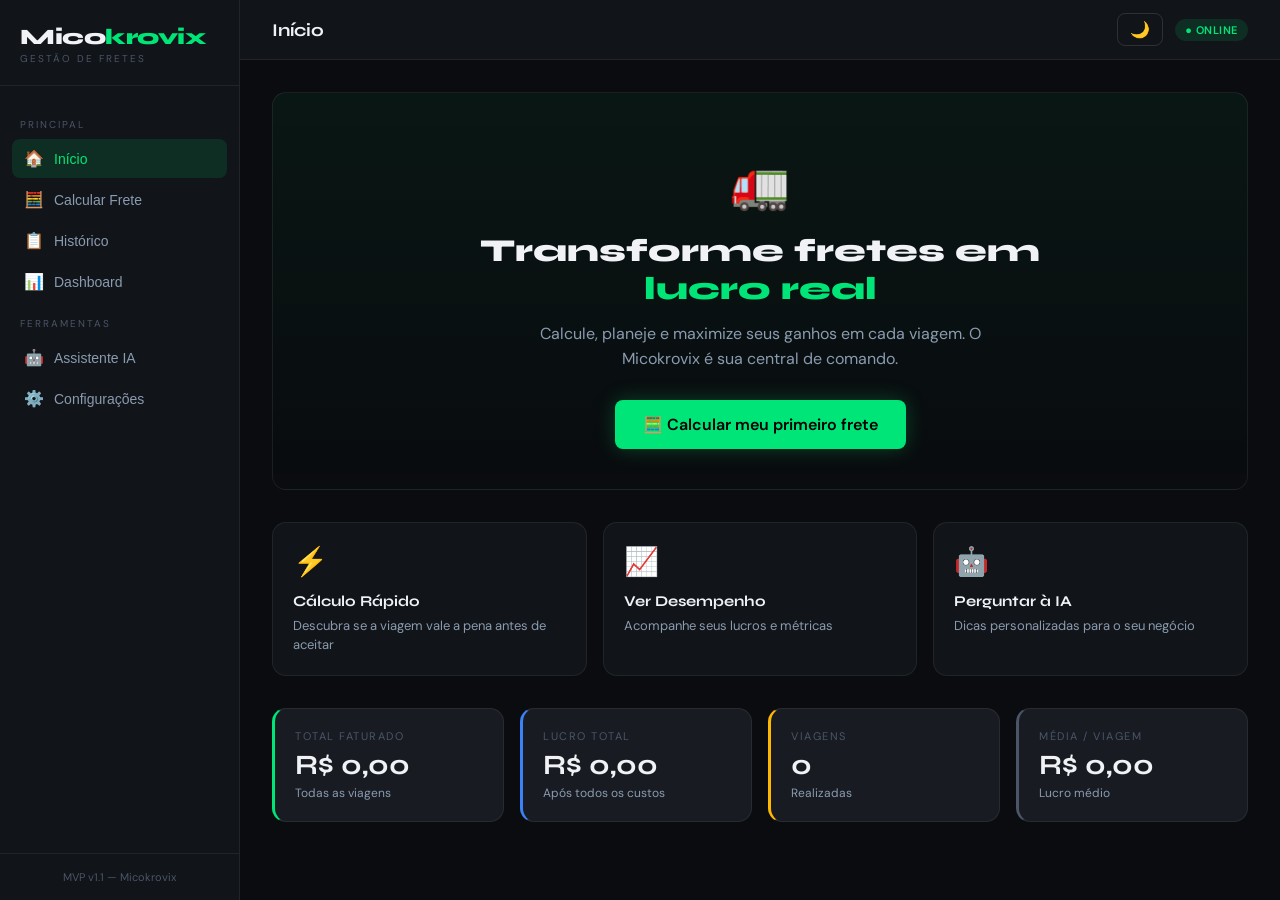
<file: index.html>
<!DOCTYPE html>
<html lang="pt-BR" data-theme="dark">
<head>
<meta charset="UTF-8">
<meta name="viewport" content="width=device-width, initial-scale=1.0">
<title>Micokrovix — Gestão Inteligente de Fretes</title>
<link rel="preconnect" href="https://fonts.googleapis.com">
<link href="https://fonts.googleapis.com/css2?family=Syne:wght@400;600;700;800&family=DM+Sans:wght@300;400;500;600&display=swap" rel="stylesheet">
<style>
  /* ── TEMA ESCURO (padrão) ── */
  :root {
    --bg: #0A0C0F; --bg2: #111418; --bg3: #181C22; --bg4: #1E232B;
    --border: rgba(255,255,255,0.07); --border2: rgba(255,255,255,0.12);
    --text: #F0F2F5; --text2: #8A9BB0; --text3: #4A5568;
    --green: #00E577; --green2: #00B85E; --green-dim: rgba(0,229,119,0.12);
    --red: #FF4D4D; --red-dim: rgba(255,77,77,0.12);
    --amber: #FFB800; --amber-dim: rgba(255,184,0,0.12);
    --blue: #3B82F6; --blue-dim: rgba(59,130,246,0.12);
    --radius: 14px; --radius-sm: 8px;
    --font-head: 'Syne', sans-serif; --font-body: 'DM Sans', sans-serif;
    --shadow: 0 2px 20px rgba(0,0,0,0.4);
  }
  /* ── TEMA CLARO ── */
  [data-theme="light"] {
    --bg: #F8FAFC; --bg2: #FFFFFF; --bg3: #F1F5F9; --bg4: #E2E8F0;
    --border: rgba(0,0,0,0.08); --border2: rgba(0,0,0,0.15);
    --text: #1E293B; --text2: #475569; --text3: #94A3B8;
    --green-dim: rgba(0,180,90,0.10);
    --red-dim: rgba(220,50,50,0.10);
    --amber-dim: rgba(200,140,0,0.10);
    --blue-dim: rgba(59,130,246,0.10);
    --shadow: 0 2px 20px rgba(0,0,0,0.08);
  }

  *, *::before, *::after { box-sizing: border-box; margin: 0; padding: 0; }
  html { scroll-behavior: smooth; }
  body { font-family: var(--font-body); background: var(--bg); color: var(--text); min-height: 100vh; overflow-x: hidden; transition: background 0.3s, color 0.3s; }

  /* ── LAYOUT ── */
  .sidebar { width: 240px; flex-shrink: 0; background: var(--bg2); border-right: 1px solid var(--border); display: flex; flex-direction: column; position: fixed; top: 0; left: 0; bottom: 0; z-index: 100; transition: transform 0.3s; }
  .main { margin-left: 240px; flex: 1; min-height: 100vh; }

  /* ── SIDEBAR ── */
  .logo-wrap { padding: 24px 20px 20px; border-bottom: 1px solid var(--border); }
  .logo { font-family: var(--font-head); font-size: 22px; font-weight: 800; letter-spacing: -0.5px; }
  .logo span { color: var(--green); }
  .logo-sub { font-size: 10px; color: var(--text3); letter-spacing: 2px; text-transform: uppercase; margin-top: 2px; }
  .nav { padding: 16px 12px; flex: 1; }
  .nav-label { font-size: 10px; color: var(--text3); letter-spacing: 2px; text-transform: uppercase; padding: 0 8px; margin-bottom: 8px; margin-top: 16px; }
  .nav-item { display: flex; align-items: center; gap: 10px; padding: 10px 12px; border-radius: var(--radius-sm); cursor: pointer; color: var(--text2); font-size: 14px; font-weight: 500; transition: all 0.15s; margin-bottom: 2px; border: none; background: none; width: 100%; text-align: left; }
  .nav-item:hover { background: var(--bg3); color: var(--text); }
  .nav-item.active { background: var(--green-dim); color: var(--green); }
  .nav-icon { font-size: 16px; width: 20px; text-align: center; }
  .sidebar-footer { padding: 16px; border-top: 1px solid var(--border); }
  .version-badge { font-size: 11px; color: var(--text3); text-align: center; }

  /* ── TOPBAR ── */
  .topbar { background: var(--bg2); border-bottom: 1px solid var(--border); padding: 0 32px; height: 60px; display: flex; align-items: center; justify-content: space-between; position: sticky; top: 0; z-index: 50; }
  .page-title { font-family: var(--font-head); font-size: 18px; font-weight: 700; }
  .topbar-right { display: flex; align-items: center; gap: 12px; }
  .hamburger { display: none; background: none; border: none; color: var(--text); font-size: 20px; cursor: pointer; }
  .theme-btn { background: none; border: 1px solid var(--border2); border-radius: var(--radius-sm); padding: 6px 12px; cursor: pointer; font-size: 16px; color: var(--text); transition: all 0.15s; }
  .theme-btn:hover { background: var(--bg3); }

  /* ── PAGES ── */
  .page { display: none; padding: 32px; }
  .page.active { display: block; }

  /* ── CARDS ── */
  .card { background: var(--bg2); border: 1px solid var(--border); border-radius: var(--radius); padding: 24px; box-shadow: var(--shadow); }
  .card-sm { padding: 16px 20px; }

  /* ── GRID ── */
  .grid2 { display: grid; grid-template-columns: 1fr 1fr; gap: 20px; }
  .grid4 { display: grid; grid-template-columns: repeat(4, 1fr); gap: 16px; }

  /* ── STAT CARDS ── */
  .stat-card { background: var(--bg3); border: 1px solid var(--border); border-radius: var(--radius); padding: 20px; }
  .stat-label { font-size: 11px; color: var(--text3); text-transform: uppercase; letter-spacing: 1.5px; margin-bottom: 8px; }
  .stat-value { font-family: var(--font-head); font-size: 28px; font-weight: 700; line-height: 1; }
  .stat-sub { font-size: 12px; color: var(--text2); margin-top: 6px; }
  .stat-green { border-left: 3px solid var(--green); }
  .stat-blue { border-left: 3px solid var(--blue); }
  .stat-amber { border-left: 3px solid var(--amber); }

  /* ── FORM ── */
  .form-group { margin-bottom: 18px; }
  .form-label { font-size: 12px; color: var(--text2); font-weight: 500; margin-bottom: 6px; display: block; letter-spacing: 0.3px; }
  .form-input { width: 100%; background: var(--bg3); border: 1px solid var(--border2); border-radius: var(--radius-sm); padding: 11px 14px; color: var(--text); font-family: var(--font-body); font-size: 15px; transition: border-color 0.15s; outline: none; }
  .form-input:focus { border-color: var(--green); }
  .form-input::placeholder { color: var(--text3); }
  .form-row { display: grid; grid-template-columns: 1fr 1fr; gap: 14px; }
  .form-row3 { display: grid; grid-template-columns: 1fr 1fr 1fr; gap: 14px; }
  .search-wrap { position: relative; margin-bottom: 16px; }
  .search-wrap::before { content: '🔍'; position: absolute; left: 12px; top: 50%; transform: translateY(-50%); font-size: 14px; pointer-events: none; }
  .search-input { padding-left: 38px !important; }

  /* ── BUTTONS ── */
  .btn { display: inline-flex; align-items: center; justify-content: center; gap: 8px; padding: 12px 24px; border-radius: var(--radius-sm); font-family: var(--font-body); font-size: 15px; font-weight: 600; cursor: pointer; border: none; transition: all 0.15s; text-decoration: none; }
  .btn-primary { background: var(--green); color: #000; box-shadow: 0 0 20px rgba(0,229,119,0.25); }
  .btn-primary:hover { background: var(--green2); }
  .btn-secondary { background: var(--bg4); color: var(--text); border: 1px solid var(--border2); }
  .btn-secondary:hover { background: var(--bg3); }
  .btn-danger { background: var(--red-dim); color: var(--red); border: 1px solid rgba(255,77,77,0.2); }
  .btn-full { width: 100%; }
  .btn-lg { padding: 14px 28px; font-size: 16px; }

  /* ── RESULTADO ── */
  .result-box { border-radius: var(--radius); padding: 28px; border: 1px solid var(--border); margin-top: 24px; transition: all 0.4s; }
  .result-box.good { background: var(--green-dim); border-color: rgba(0,229,119,0.25); }
  .result-box.bad { background: var(--red-dim); border-color: rgba(255,77,77,0.25); }
  .result-box.warn { background: var(--amber-dim); border-color: rgba(255,184,0,0.25); }
  .result-header { display: flex; align-items: center; gap: 12px; margin-bottom: 20px; }
  .result-icon { font-size: 32px; }
  .result-title { font-family: var(--font-head); font-size: 20px; font-weight: 700; }
  .result-grid { display: grid; grid-template-columns: repeat(3, 1fr); gap: 16px; margin-bottom: 20px; }
  .result-item { background: rgba(0,0,0,0.15); border-radius: var(--radius-sm); padding: 14px; }
  [data-theme="light"] .result-item { background: rgba(0,0,0,0.05); }
  .result-item-label { font-size: 11px; color: var(--text2); text-transform: uppercase; letter-spacing: 1px; margin-bottom: 4px; }
  .result-item-val { font-family: var(--font-head); font-size: 22px; font-weight: 700; }

  /* ── BADGE ── */
  .badge { display: inline-flex; align-items: center; gap: 4px; padding: 4px 10px; border-radius: 20px; font-size: 11px; font-weight: 600; text-transform: uppercase; letter-spacing: 0.5px; }
  .badge-green { background: var(--green-dim); color: var(--green); }
  .badge-red { background: var(--red-dim); color: var(--red); }
  .badge-amber { background: var(--amber-dim); color: var(--amber); }
  .badge-blue { background: var(--blue-dim); color: var(--blue); }

  /* ── TABELA HISTÓRICO ── */
  .history-table { width: 100%; border-collapse: collapse; }
  .history-table th { font-size: 11px; color: var(--text3); text-transform: uppercase; letter-spacing: 1px; padding: 10px 16px; text-align: left; border-bottom: 1px solid var(--border); }
  .history-table td { padding: 14px 16px; border-bottom: 1px solid var(--border); font-size: 14px; }
  .history-table tr:last-child td { border-bottom: none; }
  .history-table tr:hover td { background: var(--bg3); }

  /* ── SECTION HEADER ── */
  .section-header { display: flex; align-items: center; justify-content: space-between; margin-bottom: 20px; }
  .section-title { font-family: var(--font-head); font-size: 20px; font-weight: 700; }
  .section-sub { font-size: 13px; color: var(--text2); margin-top: 4px; }

  /* ── PROGRESS BAR ── */
  .progress-bar-wrap { background: var(--bg4); border-radius: 4px; height: 6px; overflow: hidden; }
  .progress-bar { height: 100%; border-radius: 4px; transition: width 0.6s ease; }
  .progress-green { background: var(--green); }
  .progress-red { background: var(--red); }
  .progress-amber { background: var(--amber); }

  /* ── IA CHAT ── */
  .ai-messages { display: flex; flex-direction: column; gap: 14px; margin-bottom: 16px; max-height: 420px; overflow-y: auto; }
  .ai-msg { padding: 14px 16px; border-radius: var(--radius-sm); font-size: 14px; line-height: 1.6; }
  .ai-msg.assistant { background: var(--bg3); border: 1px solid var(--border); }
  .ai-msg.user { background: var(--green-dim); border: 1px solid rgba(0,229,119,0.2); align-self: flex-end; max-width: 80%; }
  .ai-input-wrap { display: flex; gap: 10px; }
  .ai-input { flex: 1; }
  .ai-typing { display: flex; align-items: center; gap: 6px; color: var(--text3); font-size: 13px; }
  .dot { width: 6px; height: 6px; border-radius: 50%; background: var(--green); animation: bounce 1.2s infinite; }
  .dot:nth-child(2) { animation-delay: 0.2s; }
  .dot:nth-child(3) { animation-delay: 0.4s; }
  @keyframes bounce { 0%,60%,100%{transform:translateY(0)} 30%{transform:translateY(-6px)} }

  /* ── ONBOARDING ── */
  .onboard-hero { text-align: center; padding: 60px 24px 40px; background: linear-gradient(180deg, rgba(0,229,119,0.05) 0%, transparent 100%); border-radius: var(--radius); border: 1px solid var(--border); margin-bottom: 32px; }
  .onboard-icon { font-size: 48px; margin-bottom: 16px; }
  .onboard-title { font-family: var(--font-head); font-size: 32px; font-weight: 800; line-height: 1.2; margin-bottom: 12px; }
  .onboard-title span { color: var(--green); }
  .onboard-sub { font-size: 16px; color: var(--text2); max-width: 480px; margin: 0 auto 28px; line-height: 1.6; }
  .quick-actions { display: grid; grid-template-columns: repeat(3, 1fr); gap: 16px; margin-bottom: 32px; }
  .quick-card { background: var(--bg2); border: 1px solid var(--border); border-radius: var(--radius); padding: 20px; cursor: pointer; transition: all 0.2s; text-align: left; }
  .quick-card:hover { border-color: var(--green); transform: translateY(-2px); }
  .quick-card-icon { font-size: 28px; margin-bottom: 12px; }
  .quick-card-title { font-family: var(--font-head); font-size: 15px; font-weight: 700; margin-bottom: 6px; }
  .quick-card-sub { font-size: 13px; color: var(--text2); line-height: 1.5; }

  /* ── TOOLTIP ── */
  .tooltip { position: relative; }
  .tooltip:hover::after { content: attr(data-tip); position: absolute; bottom: calc(100% + 6px); left: 50%; transform: translateX(-50%); background: var(--bg4); color: var(--text); padding: 6px 10px; border-radius: var(--radius-sm); white-space: nowrap; font-size: 12px; z-index: 1000; border: 1px solid var(--border2); }

  /* ── CHART ── */
  .chart-bars { display: flex; align-items: flex-end; gap: 8px; height: 120px; }
  .chart-bar-wrap { flex: 1; display: flex; flex-direction: column; align-items: center; gap: 4px; }
  .chart-bar { width: 100%; border-radius: 4px 4px 0 0; min-height: 4px; transition: height 0.5s ease, transform 0.2s; cursor: pointer; }
  .chart-bar:hover { transform: scaleY(1.05); transform-origin: bottom; }
  .chart-bar-label { font-size: 10px; color: var(--text3); text-align: center; }
  .chart-bar-val { font-size: 11px; color: var(--text2); }

  /* ── MISC ── */
  .divider { border: none; border-top: 1px solid var(--border); margin: 24px 0; }
  .toast { position: fixed; bottom: 24px; right: 24px; background: var(--bg2); border: 1px solid var(--border); border-radius: var(--radius-sm); padding: 14px 20px; font-size: 14px; font-weight: 500; box-shadow: 0 8px 30px rgba(0,0,0,0.5); transform: translateY(100px); opacity: 0; transition: all 0.3s; z-index: 999; display: flex; align-items: center; gap: 10px; }
  .toast.show { transform: translateY(0); opacity: 1; }
  .toast.success { border-color: rgba(0,229,119,0.4); }
  .toast.error { border-color: rgba(255,77,77,0.4); }
  .empty-state { text-align: center; padding: 60px 24px; color: var(--text3); }
  .empty-icon { font-size: 48px; margin-bottom: 16px; }
  .empty-title { font-size: 18px; font-weight: 600; color: var(--text2); margin-bottom: 8px; }
  .spinner { display: inline-block; width: 18px; height: 18px; border: 2px solid var(--border2); border-top-color: var(--green); border-radius: 50%; animation: spin 0.7s linear infinite; }
  @keyframes spin { to { transform: rotate(360deg); } }
  .tabs { display: flex; gap: 4px; background: var(--bg3); border-radius: var(--radius-sm); padding: 4px; margin-bottom: 24px; }
  .tab { flex: 1; text-align: center; padding: 8px 12px; border-radius: 6px; font-size: 13px; font-weight: 500; cursor: pointer; color: var(--text2); transition: all 0.15s; }
  .tab.active { background: var(--bg2); color: var(--text); box-shadow: 0 1px 4px rgba(0,0,0,0.3); }
  .score-num { font-family: var(--font-head); font-size: 48px; font-weight: 800; line-height: 1; }
  .score-label { font-size: 13px; color: var(--text2); margin-top: 4px; }
  .ai-icon { display: inline-flex; align-items: center; justify-content: center; width: 28px; height: 28px; border-radius: 50%; background: var(--green-dim); color: var(--green); font-size: 14px; flex-shrink: 0; }
  .ai-msg-row { display: flex; gap: 10px; align-items: flex-start; }
  .sep { height: 20px; } .sep-sm { height: 12px; }
  .info-row { display: flex; align-items: center; justify-content: space-between; padding: 10px 0; border-bottom: 1px solid var(--border); font-size: 14px; }
  .info-row:last-child { border-bottom: none; }
  .info-key { color: var(--text2); } .info-val { font-weight: 600; }
  .overlay { display: none; position: fixed; inset: 0; background: rgba(0,0,0,0.5); z-index: 90; }
  .overlay.show { display: block; }

  /* ── MOBILE ── */
  @media (max-width: 768px) {
    .sidebar { transform: translateX(-100%); }
    .sidebar.open { transform: translateX(0); }
    .main { margin-left: 0; }
    .hamburger { display: block; }
    .grid2, .grid4, .quick-actions, .result-grid { grid-template-columns: 1fr; }
    .form-row, .form-row3 { grid-template-columns: 1fr; }
    .page { padding: 20px 16px; }
    .topbar { padding: 0 16px; }
    .onboard-title { font-size: 24px; }
    .stat-value { font-size: 22px; }
  }
</style>
</head>
<body>

<div class="overlay" id="overlay" onclick="closeSidebar()"></div>

<!-- SIDEBAR -->
<nav class="sidebar" id="sidebar">
  <div class="logo-wrap">
    <div class="logo">Mico<span>krovix</span></div>
    <div class="logo-sub">Gestão de Fretes</div>
  </div>
  <div class="nav">
    <div class="nav-label">Principal</div>
    <button class="nav-item active" onclick="showPage('inicio')"><span class="nav-icon">🏠</span> Início</button>
    <button class="nav-item" onclick="showPage('calcular')"><span class="nav-icon">🧮</span> Calcular Frete</button>
    <button class="nav-item" onclick="showPage('historico')"><span class="nav-icon">📋</span> Histórico</button>
    <button class="nav-item" onclick="showPage('dashboard')"><span class="nav-icon">📊</span> Dashboard</button>
    <div class="nav-label">Ferramentas</div>
    <button class="nav-item" onclick="showPage('assistente')"><span class="nav-icon">🤖</span> Assistente IA</button>
    <button class="nav-item" onclick="showPage('configuracoes')"><span class="nav-icon">⚙️</span> Configurações</button>
  </div>
  <div class="sidebar-footer">
    <div class="version-badge">MVP v1.1 — Micokrovix</div>
  </div>
</nav>

<!-- MAIN -->
<main class="main">
  <div class="topbar">
    <div style="display:flex;align-items:center;gap:14px">
      <button class="hamburger" onclick="toggleSidebar()">☰</button>
      <div class="page-title" id="topbar-title">Início</div>
    </div>
    <div class="topbar-right">
      <button class="theme-btn" onclick="toggleTheme()" id="theme-btn" title="Alternar tema">🌙</button>
      <span class="badge badge-green">● Online</span>
    </div>
  </div>

  <!-- ══ INÍCIO ══ -->
  <div class="page active" id="page-inicio">
    <div class="onboard-hero">
      <div class="onboard-icon">🚛</div>
      <div class="onboard-title">Transforme fretes em<br><span>lucro real</span></div>
      <div class="onboard-sub">Calcule, planeje e maximize seus ganhos em cada viagem. O Micokrovix é sua central de comando.</div>
      <button class="btn btn-primary btn-lg" onclick="showPage('calcular')">🧮 Calcular meu primeiro frete</button>
    </div>
    <div class="quick-actions">
      <div class="quick-card" onclick="showPage('calcular')"><div class="quick-card-icon">⚡</div><div class="quick-card-title">Cálculo Rápido</div><div class="quick-card-sub">Descubra se a viagem vale a pena antes de aceitar</div></div>
      <div class="quick-card" onclick="showPage('dashboard')"><div class="quick-card-icon">📈</div><div class="quick-card-title">Ver Desempenho</div><div class="quick-card-sub">Acompanhe seus lucros e métricas</div></div>
      <div class="quick-card" onclick="showPage('assistente')"><div class="quick-card-icon">🤖</div><div class="quick-card-title">Perguntar à IA</div><div class="quick-card-sub">Dicas personalizadas para o seu negócio</div></div>
    </div>
    <div class="grid4" style="margin-bottom:24px">
      <div class="stat-card stat-green"><div class="stat-label">Total Faturado</div><div class="stat-value" id="s-faturado">R$ 0</div><div class="stat-sub">Todas as viagens</div></div>
      <div class="stat-card stat-blue"><div class="stat-label">Lucro Total</div><div class="stat-value" id="s-lucro">R$ 0</div><div class="stat-sub">Após todos os custos</div></div>
      <div class="stat-card stat-amber"><div class="stat-label">Viagens</div><div class="stat-value" id="s-viagens">0</div><div class="stat-sub">Realizadas</div></div>
      <div class="stat-card" style="border-left:3px solid var(--text3)"><div class="stat-label">Média / Viagem</div><div class="stat-value" id="s-media">R$ 0</div><div class="stat-sub">Lucro médio</div></div>
    </div>
    <div id="ultima-viagem-wrap" style="display:none">
      <div class="section-header">
        <div><div class="section-title">Última Viagem</div></div>
        <button class="btn btn-secondary" onclick="showPage('historico')">Ver todas →</button>
      </div>
      <div class="card" id="ultima-viagem-card"></div>
    </div>
  </div>

  <!-- ══ CALCULAR ══ -->
  <div class="page" id="page-calcular">
    <div class="grid2" style="gap:24px;align-items:start">
      <div>
        <div class="card">
          <div class="section-header" style="margin-bottom:20px">
            <div><div class="section-title">Calcular Frete</div><div class="section-sub">Preencha os dados para calcular seu lucro</div></div>
          </div>
          <div class="tabs">
            <div class="tab active" onclick="switchTab('manual',this)">Manual</div>
            <div class="tab" onclick="switchTab('rota',this)">Por Rota</div>
          </div>

          <!-- TAB MANUAL -->
          <div id="tab-manual">
            <div class="form-row">
              <div class="form-group"><label class="form-label">Origem</label><input class="form-input" id="f-origem" placeholder="Ex: São Paulo, SP" oninput="resetResultDebounced()"></div>
              <div class="form-group"><label class="form-label">Destino</label><input class="form-input" id="f-destino" placeholder="Ex: Rio de Janeiro, RJ" oninput="resetResultDebounced()"></div>
            </div>
            <div class="form-row3">
              <div class="form-group tooltip" data-tip="Distância total da viagem em km">
                <label class="form-label">Distância (km)</label>
                <input class="form-input" id="f-km" type="number" placeholder="450" min="1" oninput="resetResultDebounced()">
              </div>
              <div class="form-group tooltip" data-tip="Valor combinado com o cliente">
                <label class="form-label">Valor do Frete (R$)</label>
                <input class="form-input" id="f-valor" type="number" placeholder="3500" min="0" oninput="resetResultDebounced()">
              </div>
              <div class="form-group tooltip" data-tip="Quantos km seu veículo faz por litro">
                <label class="form-label">Consumo (km/l)</label>
                <input class="form-input" id="f-consumo" type="number" placeholder="2.5" step="0.1" min="0.1" oninput="resetResultDebounced()">
              </div>
            </div>
            <div class="form-row">
              <div class="form-group"><label class="form-label">Preço Combustível (R$/l)</label><input class="form-input" id="f-combustivel" type="number" placeholder="6.20" step="0.01" oninput="resetResultDebounced()"></div>
              <div class="form-group tooltip" data-tip="Pedágios, alimentação, etc."><label class="form-label">Custos Adicionais (R$)</label><input class="form-input" id="f-extras" type="number" placeholder="0" step="0.01" value="0" oninput="resetResultDebounced()"></div>
            </div>
            <div class="form-group"><label class="form-label">Descrição (opcional)</label><input class="form-input" id="f-desc" placeholder="Ex: Carga de eletrônicos, cliente Fulano"></div>
          </div>

          <!-- TAB ROTA -->
          <div id="tab-rota" style="display:none">
            <div class="form-group"><label class="form-label">Cidade de Origem</label><input class="form-input" id="r-origem" placeholder="São Paulo, SP"></div>
            <div class="form-group"><label class="form-label">Cidade de Destino</label><input class="form-input" id="r-destino" placeholder="Rio de Janeiro, RJ"></div>
            <button class="btn btn-secondary btn-full" onclick="calcularRota()" id="btn-rota">🗺️ Buscar Rota e Distância</button>
            <div id="rota-resultado" style="margin-top:16px;display:none"></div>
            <hr class="divider">
            <div class="form-row">
              <div class="form-group"><label class="form-label">Valor do Frete (R$)</label><input class="form-input" id="r-valor" type="number" placeholder="3500"></div>
              <div class="form-group"><label class="form-label">Consumo (km/l)</label><input class="form-input" id="r-consumo" type="number" placeholder="2.5" step="0.1"></div>
            </div>
            <div class="form-row">
              <div class="form-group"><label class="form-label">Preço Combustível (R$/l)</label><input class="form-input" id="r-combustivel" type="number" placeholder="6.20" step="0.01"></div>
              <div class="form-group"><label class="form-label">Custos Adicionais (R$)</label><input class="form-input" id="r-extras" type="number" placeholder="0" value="0"></div>
            </div>
          </div>

          <div class="sep-sm"></div>
          <button class="btn btn-primary btn-full btn-lg" onclick="calcular()">⚡ Calcular Agora</button>
        </div>
      </div>

      <div>
        <div id="resultado-wrap">
          <div class="card" style="text-align:center;padding:60px 24px">
            <div style="font-size:48px;margin-bottom:16px">📊</div>
            <div style="font-size:16px;color:var(--text2);font-weight:500">Resultado aparecerá aqui</div>
            <div style="font-size:13px;color:var(--text3);margin-top:8px">Preencha os dados e clique em Calcular</div>
          </div>
        </div>
        <div class="sep-sm"></div>
        <div class="card card-sm">
          <div style="font-size:12px;color:var(--text3);text-transform:uppercase;letter-spacing:1px;margin-bottom:12px">Valores salvos</div>
          <div class="info-row"><span class="info-key">Consumo padrão</span><span class="info-val" id="cfg-consumo-display">— km/l</span></div>
          <div class="info-row"><span class="info-key">Combustível padrão</span><span class="info-val" id="cfg-comb-display">— R$/l</span></div>
          <div style="margin-top:12px"><button class="btn btn-secondary" style="font-size:12px;padding:6px 12px" onclick="showPage('configuracoes')">⚙️ Configurar</button></div>
        </div>
      </div>
    </div>
  </div>

  <!-- ══ HISTÓRICO ══ -->
  <div class="page" id="page-historico">
    <div class="section-header">
      <div><div class="section-title">Histórico de Viagens</div><div class="section-sub">Todas as suas viagens calculadas</div></div>
      <div style="display:flex;gap:10px">
        <button class="btn btn-danger" onclick="limparHistorico()" id="btn-limpar" style="display:none;font-size:13px;padding:8px 14px">🗑️ Limpar</button>
        <button class="btn btn-primary" onclick="showPage('calcular')">+ Nova Viagem</button>
      </div>
    </div>
    <div class="search-wrap">
      <input class="form-input search-input" id="search-hist" placeholder="Buscar por cidade ou descrição..." oninput="filterHistorico(this.value)">
    </div>
    <div class="card" style="padding:0;overflow:hidden">
      <div id="historico-wrap">
        <div class="empty-state"><div class="empty-icon">📋</div><div class="empty-title">Nenhuma viagem ainda</div><div style="font-size:14px">Faça seu primeiro cálculo para ver o histórico</div></div>
      </div>
    </div>
  </div>

  <!-- ══ DASHBOARD ══ -->
  <div class="page" id="page-dashboard">
    <div class="section-header"><div><div class="section-title">Dashboard</div><div class="section-sub">Visão completa do seu negócio</div></div></div>
    <div class="grid4" style="margin-bottom:24px">
      <div class="stat-card stat-green"><div class="stat-label">Faturamento</div><div class="stat-value" id="d-faturado">R$ 0</div><div class="stat-sub">Total bruto</div></div>
      <div class="stat-card stat-blue"><div class="stat-label">Lucro Líquido</div><div class="stat-value" id="d-lucro">R$ 0</div><div class="stat-sub">Após custos</div></div>
      <div class="stat-card stat-amber"><div class="stat-label">Custo Total</div><div class="stat-value" id="d-custo">R$ 0</div><div class="stat-sub">Combustível + extras</div></div>
      <div class="stat-card" style="border-left:3px solid var(--blue)"><div class="stat-label">Margem Média</div><div class="stat-value" id="d-margem">0%</div><div class="stat-sub">Lucro / Faturamento</div></div>
    </div>
    <div class="grid2" style="gap:20px;align-items:start">
      <div class="card">
        <div class="section-header" style="margin-bottom:20px"><div class="section-title" style="font-size:16px">Lucro por Viagem</div></div>
        <div class="chart-bars" id="chart-lucros"><div class="empty-state" style="width:100%"><div class="empty-icon" style="font-size:32px">📊</div><div class="empty-title" style="font-size:14px">Sem dados</div></div></div>
      </div>
      <div class="card">
        <div class="section-title" style="font-size:16px;margin-bottom:16px">Insights</div>
        <div id="insights-wrap"><div class="empty-state" style="padding:30px 0"><div class="empty-title" style="font-size:14px">Faça mais viagens para ver insights</div></div></div>
      </div>
    </div>
    <div class="sep"></div>
    <div class="card" style="padding:0;overflow:hidden">
      <div style="padding:20px 24px;border-bottom:1px solid var(--border)"><div class="section-title" style="font-size:16px">Top Viagens por Lucro</div></div>
      <div id="top-viagens"></div>
    </div>
  </div>

  <!-- ══ ASSISTENTE IA ══ -->
  <div class="page" id="page-assistente">
    <div class="grid2" style="gap:24px;align-items:start">
      <div>
        <div class="card" style="min-height:500px;display:flex;flex-direction:column">
          <div style="display:flex;align-items:center;gap:12px;margin-bottom:20px;padding-bottom:16px;border-bottom:1px solid var(--border)">
            <div style="width:40px;height:40px;border-radius:50%;background:var(--green-dim);display:flex;align-items:center;justify-content:center;font-size:20px">🤖</div>
            <div><div style="font-family:var(--font-head);font-size:16px;font-weight:700">Assistente Micokrovix</div><div style="font-size:12px;color:var(--green)">● Especialista em fretes e logística</div></div>
          </div>
          <div class="ai-messages" id="ai-messages" style="flex:1">
            <div class="ai-msg-row">
              <div class="ai-icon">🤖</div>
              <div class="ai-msg assistant">Olá! Sou o assistente do Micokrovix. Posso ajudá-lo com dicas de lucro, negociação de fretes, economia de combustível e muito mais. O que você precisa? 🚛</div>
            </div>
          </div>
          <div id="ai-typing-indicator" style="display:none;margin-bottom:10px">
            <div class="ai-typing"><div class="dot"></div><div class="dot"></div><div class="dot"></div><span>Assistente pensando...</span></div>
          </div>
          <div class="ai-input-wrap">
            <input class="form-input ai-input" id="ai-input" placeholder="Pergunte qualquer coisa sobre fretes..." onkeydown="if(event.key==='Enter')enviarMensagem()">
            <button class="btn btn-primary" onclick="enviarMensagem()">→</button>
          </div>
        </div>
      </div>
      <div>
        <div class="card">
          <div class="section-title" style="font-size:16px;margin-bottom:16px">Perguntas Frequentes</div>
          <div style="display:flex;flex-direction:column;gap:10px">
            <button class="btn btn-secondary" style="text-align:left;justify-content:flex-start;font-size:13px;padding:12px 14px" onclick="perguntarIA('Como posso aumentar meu lucro por viagem?')">💡 Como aumentar meu lucro?</button>
            <button class="btn btn-secondary" style="text-align:left;justify-content:flex-start;font-size:13px;padding:12px 14px" onclick="perguntarIA('Qual é a margem de lucro ideal para um caminhoneiro?')">📊 Qual margem ideal?</button>
            <button class="btn btn-secondary" style="text-align:left;justify-content:flex-start;font-size:13px;padding:12px 14px" onclick="perguntarIA('Como calcular o preço mínimo para aceitar um frete?')">🧮 Preço mínimo do frete?</button>
            <button class="btn btn-secondary" style="text-align:left;justify-content:flex-start;font-size:13px;padding:12px 14px" onclick="perguntarIA('Quais são os maiores custos ocultos no transporte de carga?')">🔍 Custos ocultos?</button>
            <button class="btn btn-secondary" style="text-align:left;justify-content:flex-start;font-size:13px;padding:12px 14px" onclick="perguntarIA('Como negociar um frete melhor com o cliente?')">🤝 Como negociar fretes?</button>
            <button class="btn btn-secondary" style="text-align:left;justify-content:flex-start;font-size:13px;padding:12px 14px" onclick="perguntarIA('Dicas para economizar combustível no caminhão?')">⛽ Economizar combustível?</button>
          </div>
        </div>
        <div class="sep-sm"></div>
        <div class="card">
          <div class="section-title" style="font-size:16px;margin-bottom:4px">Análise do Seu Negócio</div>
          <div style="font-size:13px;color:var(--text2);margin-bottom:14px">Baseada nas suas viagens</div>
          <div id="ia-analise-content"><div style="font-size:13px;color:var(--text3)">Faça mais viagens para gerar análises personalizadas.</div></div>
        </div>
      </div>
    </div>
  </div>

  <!-- ══ CONFIGURAÇÕES ══ -->
  <div class="page" id="page-configuracoes">
    <div style="max-width:600px">
      <div class="section-header"><div><div class="section-title">Configurações</div><div class="section-sub">Personalize sua experiência</div></div></div>
      <div class="card">
        <div style="font-family:var(--font-head);font-size:16px;font-weight:700;margin-bottom:16px">Valores Padrão</div>
        <div class="form-group"><label class="form-label">Consumo padrão do veículo (km/l)</label><input class="form-input" id="cfg-consumo" type="number" step="0.1" placeholder="Ex: 2.5"></div>
        <div class="form-group"><label class="form-label">Preço padrão do combustível (R$/l)</label><input class="form-input" id="cfg-combustivel" type="number" step="0.01" placeholder="Ex: 6.20"></div>
        <div class="form-group"><label class="form-label">Custo por km rodado (R$/km) — manutenção</label><input class="form-input" id="cfg-custo-km" type="number" step="0.01" placeholder="Ex: 0.15"></div>
        <div class="form-group"><label class="form-label">Nome do motorista</label><input class="form-input" id="cfg-nome" placeholder="Seu nome"></div>
        <button class="btn btn-primary btn-full" onclick="salvarConfig()">💾 Salvar Configurações</button>
      </div>
      <div class="sep-sm"></div>
      <div class="card">
        <div style="font-family:var(--font-head);font-size:16px;font-weight:700;margin-bottom:16px">Dados</div>
        <button class="btn btn-secondary btn-full" onclick="exportarDados()" style="margin-bottom:10px">📤 Exportar Histórico (CSV)</button>
        <button class="btn btn-danger btn-full" onclick="if(confirm('Apagar TODOS os dados?'))limparTudo()">🗑️ Apagar todos os dados</button>
      </div>
      <div class="sep-sm"></div>
      <div class="card" style="text-align:center;padding:32px">
        <div style="font-size:32px;margin-bottom:12px">🚛</div>
        <div style="font-family:var(--font-head);font-size:18px;font-weight:700">Micokrovix MVP v1.1</div>
        <div style="font-size:13px;color:var(--text2);margin-top:8px">Gestão inteligente de fretes para caminhoneiros</div>
        <div style="font-size:12px;color:var(--text3);margin-top:4px">Feito com ❤️ para motoristas brasileiros</div>
      </div>
    </div>
  </div>
</main>

<div class="toast" id="toast"></div>

<script>
// ═══════════════════════════════════
// ESTADO
// ═══════════════════════════════════
let viagens = JSON.parse(localStorage.getItem('micokrovix-viagens') || '[]');
let config  = JSON.parse(localStorage.getItem('micokrovix-config')  || '{}');
let aiHistory = JSON.parse(localStorage.getItem('micokrovix-ai') || '[]');
let currentTab = 'manual';
let rotaKm = 0;
let debounceTimer;

// ═══════════════════════════════════
// TEMA
// ═══════════════════════════════════
function toggleTheme() {
  const html = document.documentElement;
  const isLight = html.getAttribute('data-theme') === 'light';
  html.setAttribute('data-theme', isLight ? 'dark' : 'light');
  document.getElementById('theme-btn').textContent = isLight ? '🌙' : '☀️';
  localStorage.setItem('micokrovix-theme', isLight ? 'dark' : 'light');
}
(function initTheme() {
  const saved = localStorage.getItem('micokrovix-theme') || 'dark';
  document.documentElement.setAttribute('data-theme', saved);
  document.getElementById('theme-btn').textContent = saved === 'light' ? '☀️' : '🌙';
})();

// ═══════════════════════════════════
// NAVEGAÇÃO
// ═══════════════════════════════════
const pageTitles = { inicio:'Início', calcular:'Calcular Frete', historico:'Histórico', dashboard:'Dashboard', assistente:'Assistente IA', configuracoes:'Configurações' };

function showPage(id) {
  document.querySelectorAll('.page').forEach(p => p.classList.remove('active'));
  document.querySelectorAll('.nav-item').forEach(n => n.classList.remove('active'));
  document.getElementById('page-' + id).classList.add('active');
  document.querySelectorAll('.nav-item').forEach(n => {
    if(n.textContent.trim().toLowerCase().includes(pageTitles[id]?.split(' ')[0]?.toLowerCase()))
      n.classList.add('active');
  });
  document.getElementById('topbar-title').textContent = pageTitles[id] || id;
  closeSidebar();
  if(id === 'inicio')        atualizarInicio();
  if(id === 'dashboard')     atualizarDashboard();
  if(id === 'historico')     renderHistorico();
  if(id === 'configuracoes') carregarConfig();
  if(id === 'assistente')    atualizarAnalise();
  window.scrollTo(0, 0);
}

function toggleSidebar() {
  document.getElementById('sidebar').classList.toggle('open');
  document.getElementById('overlay').classList.toggle('show');
}
function closeSidebar() {
  document.getElementById('sidebar').classList.remove('open');
  document.getElementById('overlay').classList.remove('show');
}

// ═══════════════════════════════════
// DEBOUNCE
// ═══════════════════════════════════
function debounce(fn, delay) {
  return (...args) => {
    clearTimeout(debounceTimer);
    debounceTimer = setTimeout(() => fn(...args), delay);
  };
}
const resetResultDebounced = debounce(resetResult, 300);

// ═══════════════════════════════════
// TABS
// ═══════════════════════════════════
function switchTab(tab, el) {
  currentTab = tab;
  document.querySelectorAll('.tab').forEach(t => t.classList.remove('active'));
  el.classList.add('active');
  document.getElementById('tab-manual').style.display = tab === 'manual' ? 'block' : 'none';
  document.getElementById('tab-rota').style.display   = tab === 'rota'   ? 'block' : 'none';
  resetResult();
}

// ═══════════════════════════════════
// CÁLCULO
// ═══════════════════════════════════
function resetResult() {
  document.getElementById('resultado-wrap').innerHTML = `
    <div class="card" style="text-align:center;padding:60px 24px">
      <div style="font-size:48px;margin-bottom:16px">📊</div>
      <div style="font-size:16px;color:var(--text2);font-weight:500">Resultado aparecerá aqui</div>
      <div style="font-size:13px;color:var(--text3);margin-top:8px">Preencha os dados e clique em Calcular</div>
    </div>`;
}

function getVal(id) { return parseFloat(document.getElementById(id)?.value) || 0; }
function getStr(id) { return document.getElementById(id)?.value?.trim() || ''; }

function calcular() {
  let origem, destino, km, valor, consumo, combustivel, extras;
  if (currentTab === 'manual') {
    origem = getStr('f-origem') || 'Origem';
    destino = getStr('f-destino') || 'Destino';
    km = getVal('f-km');
    valor = getVal('f-valor');
    consumo = getVal('f-consumo') || config.consumo || 0;
    combustivel = getVal('f-combustivel') || config.combustivel || 0;
    extras = getVal('f-extras');
  } else {
    origem = getStr('r-origem') || 'Origem';
    destino = getStr('r-destino') || 'Destino';
    km = rotaKm || 0;
    valor = getVal('r-valor');
    consumo = getVal('r-consumo') || config.consumo || 0;
    combustivel = getVal('r-combustivel') || config.combustivel || 0;
    extras = getVal('r-extras');
  }

  if (!km || km <= 0)          { showToast('Informe a distância em km', 'error'); return; }
  if (!valor || valor <= 0)    { showToast('Informe o valor do frete', 'error'); return; }
  if (!consumo || consumo <= 0){ showToast('Informe o consumo do veículo (km/l)', 'error'); return; }
  if (!combustivel || combustivel <= 0){ showToast('Informe o preço do combustível', 'error'); return; }

  const litros          = km / consumo;
  const custoCombustivel= litros * combustivel;
  const custoManutencao = km * (config.custoKm || 0);
  const custoTotal      = custoCombustivel + extras + custoManutencao;
  const lucro           = valor - custoTotal;
  const margem          = (lucro / valor) * 100;
  const custoPorKm      = custoTotal / km;
  const lucroPorKm      = lucro / km;

  let statusClass, statusIcon, statusText, statusColor;
  if (margem >= 30)      { statusClass='good'; statusIcon='✅'; statusText='Frete Lucrativo!'; statusColor='var(--green)'; }
  else if (margem >= 15) { statusClass='warn'; statusIcon='⚠️'; statusText='Margem Baixa';    statusColor='var(--amber)'; }
  else if (margem >= 0)  { statusClass='warn'; statusIcon='⚡'; statusText='Lucro Mínimo';    statusColor='var(--amber)'; }
  else                   { statusClass='bad';  statusIcon='❌'; statusText='Prejuízo!';        statusColor='var(--red)';   }

  const viagem = {
    id: Date.now(), data: new Date().toLocaleDateString('pt-BR'),
    origem, destino, km, valor, consumo, combustivel, extras,
    custoCombustivel, custoTotal, lucro, margem, custoPorKm, lucroPorKm,
    desc: getStr('f-desc'), status: statusClass
  };
  viagens.unshift(viagem);
  salvarViagens();

  document.getElementById('resultado-wrap').innerHTML = `
    <div class="result-box ${statusClass}">
      <div class="result-header">
        <span class="result-icon">${statusIcon}</span>
        <div>
          <div class="result-title">${statusText}</div>
          <div style="font-size:13px;color:var(--text2)">${origem} → ${destino} • ${km} km</div>
        </div>
      </div>
      <div class="result-grid">
        <div class="result-item"><div class="result-item-label">Lucro Líquido</div><div class="result-item-val" style="color:${statusColor}">${fmtBRL(lucro)}</div></div>
        <div class="result-item"><div class="result-item-label">Custo Total</div><div class="result-item-val">${fmtBRL(custoTotal)}</div></div>
        <div class="result-item"><div class="result-item-label">Margem</div><div class="result-item-val" style="color:${statusColor}">${margem.toFixed(1)}%</div></div>
      </div>
      <div style="margin-bottom:16px">
        <div style="display:flex;justify-content:space-between;font-size:12px;color:var(--text2);margin-bottom:6px">
          <span>Margem de lucro</span><span>${Math.max(0,margem).toFixed(1)}%</span>
        </div>
        <div class="progress-bar-wrap">
          <div class="progress-bar ${statusClass==='good'?'progress-green':statusClass==='bad'?'progress-red':'progress-amber'}" style="width:${Math.min(100,Math.max(0,margem))}%"></div>
        </div>
      </div>
      <div class="info-row"><span class="info-key">Valor do Frete</span><span class="info-val" style="color:var(--green)">${fmtBRL(valor)}</span></div>
      <div class="info-row"><span class="info-key">Combustível (${litros.toFixed(1)}L)</span><span class="info-val">${fmtBRL(custoCombustivel)}</span></div>
      ${extras > 0 ? `<div class="info-row"><span class="info-key">Custos Adicionais</span><span class="info-val">${fmtBRL(extras)}</span></div>` : ''}
      ${custoManutencao > 0 ? `<div class="info-row"><span class="info-key">Manutenção estimada</span><span class="info-val">${fmtBRL(custoManutencao)}</span></div>` : ''}
      <div class="info-row"><span class="info-key">Custo por km</span><span class="info-val">${fmtBRL(custoPorKm)}/km</span></div>
      <div class="info-row"><span class="info-key">Lucro por km</span><span class="info-val" style="color:${statusColor}">${fmtBRL(lucroPorKm)}/km</span></div>
      <div style="margin-top:16px;padding-top:16px;border-top:1px solid var(--border)">
        <div style="font-size:12px;color:var(--text3)">💡 ${gerarDica(margem, valor)}</div>
      </div>
    </div>`;

  showToast('Viagem salva no histórico! ✅', 'success');
  atualizarInicio();
}

function gerarDica(margem, valor) {
  if (margem < 0)   return `Para cobrir os custos, o frete deveria ser pelo menos ${fmtBRL(valor * (1 - margem/100))}.`;
  if (margem < 15)  return `Tente negociar mais. Uma margem saudável começa em 25%.`;
  if (margem >= 40) return `Excelente! Priorize rotas com perfil similar a esta.`;
  return `Margem razoável. Verifique se há pedágios ou custos extras não contabilizados.`;
}

// ═══════════════════════════════════
// ROTA
// ═══════════════════════════════════
async function calcularRota() {
  const origem  = getStr('r-origem');
  const destino = getStr('r-destino');
  if (!origem || !destino) { showToast('Informe origem e destino', 'error'); return; }
  const btn = document.getElementById('btn-rota');
  btn.innerHTML = '<span class="spinner"></span> Calculando rota...';
  btn.disabled = true;
  try {
    const [oLon, oLat] = await geocode(origem);
    const [dLon, dLat] = await geocode(destino);
    const resp = await fetch(`https://api.openrouteservice.org/v2/directions/driving-hgv?api_key=5b3ce3597851110001cf62483e3ac5b4acd94e3a8bbaade35048b1a3&start=${oLon},${oLat}&end=${dLon},${dLat}`);
    const data = await resp.json();
    if (data.features && data.features[0]) {
      const seg = data.features[0].properties.segments[0];
      rotaKm = (seg.distance / 1000).toFixed(1) * 1;
      const durMin = Math.round(seg.duration / 60);
      const horas = Math.floor(durMin / 60), mins = durMin % 60;
      document.getElementById('rota-resultado').style.display = 'block';
      document.getElementById('rota-resultado').innerHTML = `
        <div style="background:var(--green-dim);border:1px solid rgba(0,229,119,0.2);border-radius:var(--radius-sm);padding:16px">
          <div style="font-size:13px;color:var(--green);font-weight:600;margin-bottom:8px">✅ Rota encontrada</div>
          <div class="info-row"><span class="info-key">Distância</span><span class="info-val" style="color:var(--green)">${rotaKm} km</span></div>
          <div class="info-row"><span class="info-key">Tempo estimado</span><span class="info-val">${horas}h ${mins}min</span></div>
        </div>`;
    } else throw new Error('Rota não encontrada');
  } catch(e) {
    try {
      rotaKm = Math.round(await estimarDistancia(origem, destino));
      document.getElementById('rota-resultado').style.display = 'block';
      document.getElementById('rota-resultado').innerHTML = `
        <div style="background:var(--amber-dim);border:1px solid rgba(255,184,0,0.2);border-radius:var(--radius-sm);padding:16px">
          <div style="font-size:13px;color:var(--amber);font-weight:600;margin-bottom:8px">⚠️ Distância estimada (linha reta × 1.3)</div>
          <div class="info-row"><span class="info-key">Aprox.</span><span class="info-val">${rotaKm} km</span></div>
          <div style="font-size:11px;color:var(--text3);margin-top:8px">Para mais precisão, informe o km manualmente.</div>
        </div>`;
    } catch(e2) { showToast('Erro ao calcular rota. Use a aba Manual.', 'error'); }
  }
  btn.innerHTML = '🗺️ Buscar Rota e Distância';
  btn.disabled = false;
}

async function geocode(local) {
  const r = await fetch(`https://nominatim.openstreetmap.org/search?q=${encodeURIComponent(local)}&format=json&limit=1`);
  const d = await r.json();
  if (!d.length) throw new Error('Local não encontrado: ' + local);
  return [parseFloat(d[0].lon), parseFloat(d[0].lat)];
}

async function estimarDistancia(origem, destino) {
  const [oLon, oLat] = await geocode(origem);
  const [dLon, dLat] = await geocode(destino);
  const R = 6371;
  const dLat2 = (dLat - oLat) * Math.PI / 180;
  const dLon2 = (dLon - oLon) * Math.PI / 180;
  const a = Math.sin(dLat2/2)**2 + Math.cos(oLat*Math.PI/180)*Math.cos(dLat*Math.PI/180)*Math.sin(dLon2/2)**2;
  return R * 2 * Math.atan2(Math.sqrt(a), Math.sqrt(1-a)) * 1.3;
}

// ═══════════════════════════════════
// HISTÓRICO
// ═══════════════════════════════════
function renderHistorico(lista) {
  const arr = lista || viagens;
  const wrap = document.getElementById('historico-wrap');
  const btnLimpar = document.getElementById('btn-limpar');
  if (!arr.length) {
    wrap.innerHTML = `<div class="empty-state"><div class="empty-icon">📋</div><div class="empty-title">${lista ? 'Nenhum resultado' : 'Nenhuma viagem ainda'}</div></div>`;
    btnLimpar.style.display = 'none';
    return;
  }
  if (!lista) btnLimpar.style.display = 'inline-flex';
  const rows = arr.map(v => `
    <tr>
      <td>${v.data}</td>
      <td><div style="font-weight:500">${v.origem}</div><div style="font-size:12px;color:var(--text2)">→ ${v.destino}</div></td>
      <td>${v.km} km</td>
      <td>${fmtBRL(v.valor)}</td>
      <td style="color:${v.lucro>=0?'var(--green)':'var(--red)'};font-weight:600">${fmtBRL(v.lucro)}</td>
      <td><span class="badge badge-${v.status==='good'?'green':v.status==='bad'?'red':'amber'}">${v.margem.toFixed(1)}%</span></td>
      <td><button class="btn btn-danger" style="font-size:11px;padding:4px 10px" onclick="removerViagem(${v.id})">✕</button></td>
    </tr>`).join('');
  wrap.innerHTML = `
    <table class="history-table">
      <thead><tr><th>Data</th><th>Rota</th><th>KM</th><th>Frete</th><th>Lucro</th><th>Margem</th><th></th></tr></thead>
      <tbody>${rows}</tbody>
    </table>`;
}

function filterHistorico(query) {
  const q = query.toLowerCase().trim();
  if (!q) { renderHistorico(); return; }
  const filtered = viagens.filter(v =>
    v.origem.toLowerCase().includes(q) ||
    v.destino.toLowerCase().includes(q) ||
    (v.desc || '').toLowerCase().includes(q)
  );
  renderHistorico(filtered);
}

function removerViagem(id) {
  viagens = viagens.filter(v => v.id !== id);
  salvarViagens(); renderHistorico(); atualizarInicio();
  showToast('Viagem removida', 'error');
}

function limparHistorico() {
  if (!confirm('Apagar todo o histórico?')) return;
  viagens = []; salvarViagens(); renderHistorico(); atualizarInicio();
}

// ═══════════════════════════════════
// DASHBOARD
// ═══════════════════════════════════
function atualizarDashboard() {
  const s = calcStats();
  document.getElementById('d-faturado').textContent = fmtBRL(s.faturado);
  document.getElementById('d-lucro').textContent    = fmtBRL(s.lucro);
  document.getElementById('d-custo').textContent    = fmtBRL(s.custo);
  document.getElementById('d-margem').textContent   = s.faturado > 0 ? (s.lucro/s.faturado*100).toFixed(1)+'%' : '0%';
  renderChart(); renderInsights(s); renderTopViagens();
}

function renderChart() {
  const el = document.getElementById('chart-lucros');
  if (!viagens.length) { el.innerHTML = '<div class="empty-state" style="width:100%"><div class="empty-icon" style="font-size:32px">📊</div><div class="empty-title" style="font-size:14px">Sem dados</div></div>'; return; }
  const last8 = viagens.slice(0,8).reverse();
  const max = Math.max(...last8.map(v => Math.abs(v.lucro)), 1);
  el.innerHTML = last8.map(v => {
    const pct = Math.abs(v.lucro)/max*100;
    const cor = v.lucro >= 0 ? 'var(--green)' : 'var(--red)';
    return `<div class="chart-bar-wrap">
      <div class="chart-bar-val">${fmtBRLShort(v.lucro)}</div>
      <div class="chart-bar" style="height:${pct}%;background:${cor}" title="${v.origem}→${v.destino}: ${fmtBRL(v.lucro)}"></div>
      <div class="chart-bar-label">${v.origem.substring(0,3).toUpperCase()}</div>
    </div>`;
  }).join('');
}

function renderInsights(stats) {
  const el = document.getElementById('insights-wrap');
  if (viagens.length < 2) { el.innerHTML = '<div style="padding:30px 0;text-align:center;color:var(--text3);font-size:13px">Faça mais viagens para ver insights</div>'; return; }
  const boas  = viagens.filter(v => v.status === 'good').length;
  const ruins = viagens.filter(v => v.status === 'bad').length;
  const kmTotal = viagens.reduce((s,v) => s+v.km, 0);
  const melhor  = viagens.reduce((a,b) => a.lucro > b.lucro ? a : b);
  el.innerHTML = `
    <div class="info-row"><span class="info-key">Viagens lucrativas</span><span class="info-val" style="color:var(--green)">${boas} de ${viagens.length}</span></div>
    <div class="info-row"><span class="info-key">Com prejuízo</span><span class="info-val" style="color:var(--red)">${ruins}</span></div>
    <div class="info-row"><span class="info-key">KM total rodado</span><span class="info-val">${kmTotal.toLocaleString('pt-BR')} km</span></div>
    <div class="info-row"><span class="info-key">Melhor viagem</span><span class="info-val" style="color:var(--green)">${fmtBRL(melhor.lucro)}</span></div>
    <div class="info-row"><span class="info-key">Taxa de sucesso</span><span class="info-val">${((boas/viagens.length)*100).toFixed(0)}%</span></div>`;
}

function renderTopViagens() {
  const el = document.getElementById('top-viagens');
  if (!viagens.length) { el.innerHTML = '<div class="empty-state" style="padding:30px"><div class="empty-title" style="font-size:14px">Sem dados</div></div>'; return; }
  const top = [...viagens].sort((a,b) => b.lucro-a.lucro).slice(0,5);
  el.innerHTML = `<table class="history-table">
    <thead><tr><th>#</th><th>Data</th><th>Rota</th><th>KM</th><th>Frete</th><th>Lucro</th></tr></thead>
    <tbody>${top.map((v,i) => `<tr>
      <td><span style="font-family:var(--font-head);color:var(--text3)">#${i+1}</span></td>
      <td>${v.data}</td><td>${v.origem} → ${v.destino}</td><td>${v.km} km</td>
      <td>${fmtBRL(v.valor)}</td>
      <td style="color:${v.lucro>=0?'var(--green)':'var(--red)'};font-weight:600">${fmtBRL(v.lucro)}</td>
    </tr>`).join('')}</tbody></table>`;
}

// ═══════════════════════════════════
// INÍCIO
// ═══════════════════════════════════
function atualizarInicio() {
  const s = calcStats();
  document.getElementById('s-faturado').textContent = fmtBRL(s.faturado);
  document.getElementById('s-lucro').textContent    = fmtBRL(s.lucro);
  document.getElementById('s-viagens').textContent  = s.count;
  document.getElementById('s-media').textContent    = fmtBRL(s.media);
  const uw = document.getElementById('ultima-viagem-wrap');
  if (viagens.length > 0) {
    uw.style.display = 'block';
    const v = viagens[0];
    document.getElementById('ultima-viagem-card').innerHTML = `
      <div style="display:flex;justify-content:space-between;align-items:flex-start;flex-wrap:wrap;gap:12px">
        <div>
          <div style="font-family:var(--font-head);font-size:18px;font-weight:700">${v.origem} → ${v.destino}</div>
          <div style="font-size:13px;color:var(--text2);margin-top:4px">${v.data} • ${v.km} km • ${fmtBRL(v.valor)}</div>
        </div>
        <div style="text-align:right">
          <div style="font-family:var(--font-head);font-size:24px;font-weight:800;color:${v.lucro>=0?'var(--green)':'var(--red)'}">${fmtBRL(v.lucro)}</div>
          <div style="font-size:12px;color:var(--text2)">${v.margem.toFixed(1)}% de margem</div>
        </div>
      </div>`;
  } else { uw.style.display = 'none'; }
}

// ═══════════════════════════════════
// ASSISTENTE IA
// ═══════════════════════════════════
function atualizarAnalise() {
  const el = document.getElementById('ia-analise-content');
  if (!viagens.length) { el.innerHTML = '<div style="font-size:13px;color:var(--text3)">Faça viagens para gerar análises.</div>'; return; }
  const s    = calcStats();
  const boas = viagens.filter(v => v.status === 'good').length;
  const cor  = s.margem >= 25 ? 'var(--green)' : s.margem >= 10 ? 'var(--amber)' : 'var(--red)';
  const avaliacao = s.margem >= 25 ? 'Negócio saudável! 💪' : s.margem >= 10 ? 'Margem pode melhorar' : 'Atenção nos custos!';
  el.innerHTML = `
    <div style="text-align:center;margin-bottom:16px">
      <div class="score-num" style="color:${cor}">${s.margem.toFixed(0)}%</div>
      <div class="score-label">${avaliacao}</div>
    </div>
    <div class="info-row"><span class="info-key">Taxa de sucesso</span><span class="info-val">${((boas/viagens.length)*100).toFixed(0)}%</span></div>
    <div class="info-row"><span class="info-key">Faturamento</span><span class="info-val">${fmtBRL(s.faturado)}</span></div>
    <div style="margin-top:14px">
      <button class="btn btn-secondary btn-full" style="font-size:13px" onclick="perguntarIA('Analise meu desempenho: ${viagens.length} viagens, faturei ${fmtBRL ? '' : ''}R$, lucro total, margem média ${s.margem.toFixed(1)}%. O que posso melhorar?')">🤖 Pedir análise detalhada ↗</button>
    </div>`;
}

async function enviarMensagem() {
  const input  = document.getElementById('ai-input');
  const texto  = input.value.trim();
  if (!texto) return;
  input.value  = '';
  addMsgUI(texto, 'user');
  document.getElementById('ai-typing-indicator').style.display = 'flex';
  const s   = calcStats();
  const ctx = viagens.length > 0 ? `\n\nContexto: ${viagens.length} viagens, faturado R$${s.faturado.toFixed(0)}, lucro R$${s.lucro.toFixed(0)}, margem ${s.margem.toFixed(1)}%.` : '';
  aiHistory.push({ role:'user', content: texto });
  try {
    const resp = await fetch('https://api.anthropic.com/v1/messages', {
      method: 'POST',
      headers: { 'Content-Type': 'application/json' },
      body: JSON.stringify({
        model: 'claude-sonnet-4-20250514',
        max_tokens: 1000,
        system: 'Você é o assistente especialista do Micokrovix para caminhoneiros e motoristas autônomos brasileiros. Seja direto, prático e use português informal mas profissional. Foco em fretes, custos, lucro, negociação, economia de combustível.' + ctx,
        messages: aiHistory.slice(-10)
      })
    });
    const data     = await resp.json();
    const resposta = data.content?.map(b => b.text||'').join('\n') || 'Erro ao processar.';
    aiHistory.push({ role:'assistant', content: resposta });
    localStorage.setItem('micokrovix-ai', JSON.stringify(aiHistory.slice(-50)));
    document.getElementById('ai-typing-indicator').style.display = 'none';
    addMsgUI(resposta, 'assistant');
  } catch(e) {
    document.getElementById('ai-typing-indicator').style.display = 'none';
    const fallback = gerarRespostaLocal(texto);
    aiHistory.push({ role:'assistant', content: fallback });
    addMsgUI(fallback, 'assistant');
  }
  document.getElementById('ai-messages').scrollTop = 9999;
}

function gerarRespostaLocal(p) {
  p = p.toLowerCase();
  if (p.includes('lucro') || p.includes('ganho'))         return '💡 Para aumentar o lucro: negocie sempre acima do custo + 30%, evite retorno vazio, controle consumo de combustível.';
  if (p.includes('combustível') || p.includes('diesel'))  return '⛽ Economize: mantenha 80-90 km/h, calibre pneus semanalmente, use freio motor, evite acelerações bruscas.';
  if (p.includes('preço') || p.includes('mínimo'))        return '🧮 Preço mínimo = (km × custo/km) + margem desejada. Recomendamos ao menos 25-30% de margem.';
  if (p.includes('negoci'))                               return '🤝 Para negociar: conheça seu custo antes, ofereça prazo e segurança, tenha um "não" preparado.';
  return '🤖 Estou aqui para ajudar com fretes e logística! Pergunte sobre custos, margem, negociação ou combustível.';
}

function perguntarIA(texto) {
  document.getElementById('ai-input').value = texto;
  enviarMensagem();
  showPage('assistente');
}

function addMsgUI(texto, role) {
  const msgs = document.getElementById('ai-messages');
  const div  = document.createElement('div');
  div.className = 'ai-msg-row';
  div.style.flexDirection = role === 'user' ? 'row-reverse' : 'row';
  div.innerHTML = `
    <div class="ai-icon" style="background:${role==='user'?'var(--blue-dim)':'var(--green-dim)'};color:${role==='user'?'var(--blue)':'var(--green)'}">${role==='user'?'👤':'🤖'}</div>
    <div class="ai-msg ${role}" style="max-width:85%">${texto.replace(/\n/g,'<br>')}</div>`;
  msgs.appendChild(div);
  msgs.scrollTop = 9999;
}

// ═══════════════════════════════════
// CONFIGURAÇÕES
// ═══════════════════════════════════
function salvarConfig() {
  config = {
    consumo:    parseFloat(document.getElementById('cfg-consumo').value)    || 0,
    combustivel:parseFloat(document.getElementById('cfg-combustivel').value) || 0,
    custoKm:    parseFloat(document.getElementById('cfg-custo-km').value)   || 0,
    nome:       document.getElementById('cfg-nome').value || ''
  };
  localStorage.setItem('micokrovix-config', JSON.stringify(config));
  atualizarConfigDisplay();
  showToast('Configurações salvas! ✅', 'success');
}

function carregarConfig() {
  if (config.consumo)     document.getElementById('cfg-consumo').value     = config.consumo;
  if (config.combustivel) document.getElementById('cfg-combustivel').value  = config.combustivel;
  if (config.custoKm)     document.getElementById('cfg-custo-km').value    = config.custoKm;
  if (config.nome)        document.getElementById('cfg-nome').value         = config.nome;
}

function atualizarConfigDisplay() {
  document.getElementById('cfg-consumo-display').textContent = config.consumo    ? config.consumo + ' km/l'                    : '— km/l';
  document.getElementById('cfg-comb-display').textContent    = config.combustivel? 'R$ '+config.combustivel.toFixed(2)+'/l'    : '— R$/l';
  if (config.consumo    && !document.getElementById('f-consumo').value)    document.getElementById('f-consumo').value    = config.consumo;
  if (config.combustivel && !document.getElementById('f-combustivel').value) document.getElementById('f-combustivel').value = config.combustivel;
}

function exportarDados() {
  if (!viagens.length) { showToast('Sem dados para exportar', 'error'); return; }
  const data = new Date().toISOString().split('T')[0];
  const cols = ['Data','Origem','Destino','KM','Valor Frete','Custo Combustivel','Custo Total','Lucro','Margem %'];
  const rows = viagens.map(v => [v.data, `"${v.origem}"`, `"${v.destino}"`, v.km, v.valor.toFixed(2), v.custoCombustivel.toFixed(2), v.custoTotal.toFixed(2), v.lucro.toFixed(2), v.margem.toFixed(1)]);
  const csv  = [cols, ...rows].map(r => r.join(',')).join('\n');
  const blob = new Blob(['\uFEFF' + csv], { type: 'text/csv;charset=utf-8;' });
  const url  = URL.createObjectURL(blob);
  const a    = document.createElement('a');
  a.href = url; a.download = `micokrovix-${data}.csv`; a.click();
  showToast('CSV exportado! 📤', 'success');
}

function limparTudo() {
  viagens = []; config = {};
  localStorage.removeItem('micokrovix-viagens');
  localStorage.removeItem('micokrovix-config');
  localStorage.removeItem('micokrovix-ai');
  atualizarInicio();
  showToast('Dados apagados', 'error');
}

// ═══════════════════════════════════
// UTILITÁRIOS
// ═══════════════════════════════════
function salvarViagens() { localStorage.setItem('micokrovix-viagens', JSON.stringify(viagens)); }

function calcStats() {
  const faturado = viagens.reduce((s,v) => s+v.valor, 0);
  const lucro    = viagens.reduce((s,v) => s+v.lucro, 0);
  const custo    = viagens.reduce((s,v) => s+v.custoTotal, 0);
  const count    = viagens.length;
  const media    = count ? lucro/count : 0;
  const margem   = faturado > 0 ? (lucro/faturado)*100 : 0;
  return { faturado, lucro, custo, count, media, margem };
}

function fmtBRL(v) {
  return v.toLocaleString('pt-BR', { style:'currency', currency:'BRL', minimumFractionDigits:2, maximumFractionDigits:2 });
}

function fmtBRLShort(v) {
  if (Math.abs(v) >= 1000) return (v>=0?'':'-') + 'R$' + (Math.abs(v)/1000).toFixed(1) + 'k';
  return (v>=0?'':'-') + 'R$' + Math.abs(v).toFixed(0);
}

function showToast(msg, type='success') {
  const t = document.getElementById('toast');
  t.innerHTML = `<span>${type==='success'?'✅':'❌'}</span> ${msg}`;
  t.className = `toast ${type} show`;
  setTimeout(() => t.className = 'toast', 3500);
}

// ═══════════════════════════════════
// INICIALIZAÇÃO
// ═══════════════════════════════════
document.addEventListener('DOMContentLoaded', () => {
  atualizarInicio();
  atualizarConfigDisplay();
  if (config.consumo)     document.getElementById('f-consumo').value     = config.consumo;
  if (config.combustivel) document.getElementById('f-combustivel').value = config.combustivel;
});
</script>
</body>
</html>
</file>
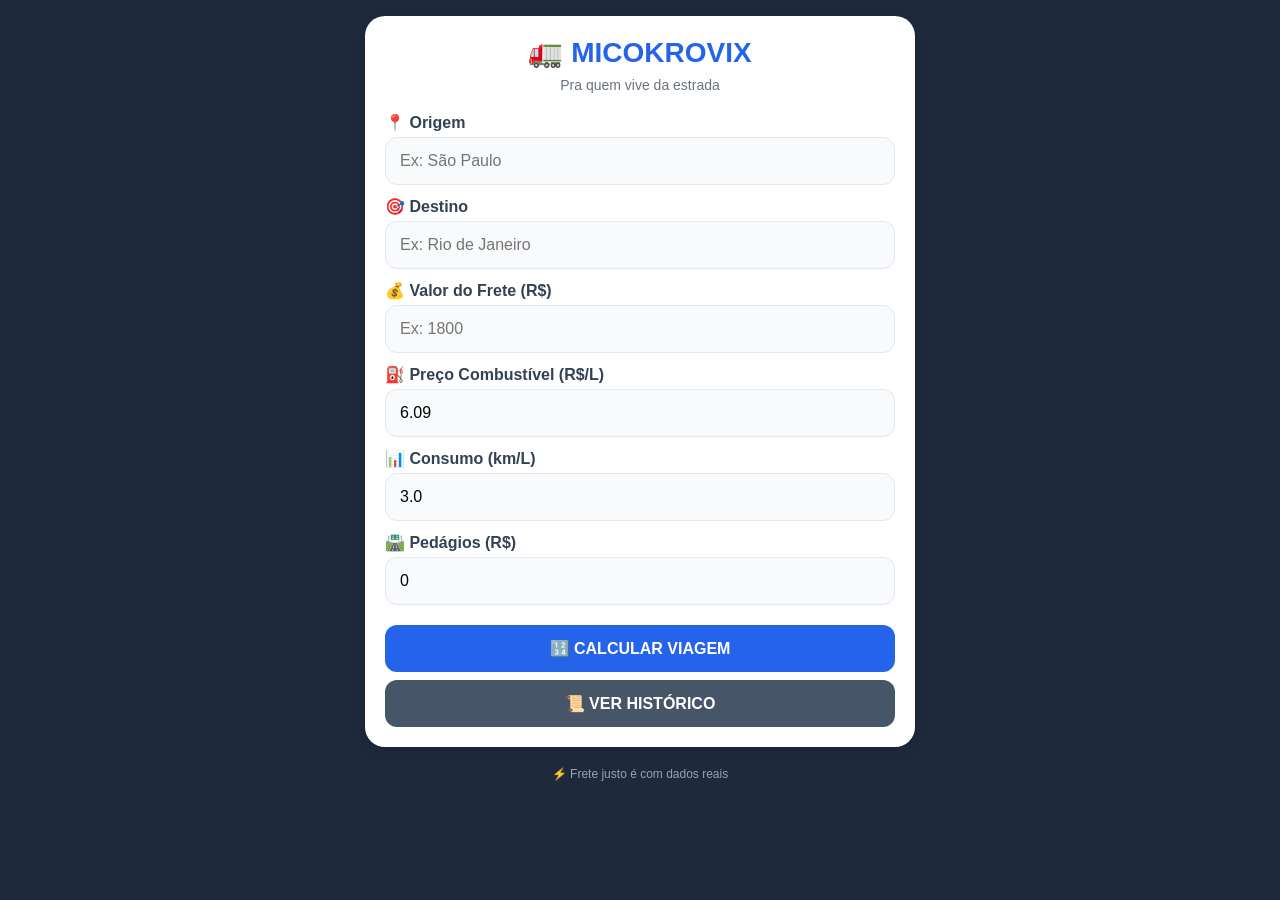
<file: templates/index.html>
<!DOCTYPE html>
<html>
<head>
    <meta charset="UTF-8">
    <meta name="viewport" content="width=device-width, initial-scale=1.0, user-scalable=yes">
    <title>Micokrovix - Calculadora de Frete</title>
    <style>
        *{margin:0;padding:0;box-sizing:border-box;}
        body{font-family:'Segoe UI',Arial,sans-serif;background:#1e293b;padding:16px;}
        .container{max-width:550px;margin:0 auto;}
        .card{background:white;border-radius:20px;padding:20px;margin-bottom:16px;box-shadow:0 4px 12px rgba(0,0,0,0.1);}
        h1{color:#2563eb;text-align:center;margin-bottom:8px;font-size:28px;}
        .sub{text-align:center;color:#6b7280;margin-bottom:20px;font-size:14px;}
        .input-group{margin-bottom:12px;}
        label{display:block;font-weight:600;margin-bottom:5px;color:#334155;}
        input{width:100%;padding:14px;border:1px solid #e2e8f0;border-radius:12px;font-size:16px;background:#f8fafc;}
        input:focus{outline:none;border-color:#2563eb;background:white;}
        button{width:100%;padding:14px;border:none;border-radius:12px;font-size:16px;font-weight:bold;cursor:pointer;margin-top:8px;}
        .btn-primary{background:#2563eb;color:white;}
        .btn-secondary{background:#475569;color:white;}
        .resultado{background:linear-gradient(135deg,#1e293b,#0f172a);color:white;border-radius:20px;padding:20px;margin-top:16px;}
        .linha{display:flex;justify-content:space-between;padding:12px 0;border-bottom:1px solid rgba(255,255,255,0.1);}
        .lucro-positivo{color:#4ade80;font-weight:bold;}
        .lucro-negativo{color:#f87171;font-weight:bold;}
        .historico-item{background:#f1f5f9;padding:12px;margin-bottom:8px;border-radius:12px;}
        .small-text{font-size:12px;color:#64748b;margin-top:4px;}
        @media(max-width:500px){body{padding:12px;}input,button{font-size:14px;padding:12px;}}
    </style>
</head>
<body>
    <div class="container">
        <div class="card">
            <h1>🚛 MICOKROVIX</h1>
            <div class="sub">Pra quem vive da estrada</div>
            
            <div class="input-group"><label>📍 Origem</label><input type="text" id="origem" placeholder="Ex: São Paulo"></div>
            <div class="input-group"><label>🎯 Destino</label><input type="text" id="destino" placeholder="Ex: Rio de Janeiro"></div>
            <div class="input-group"><label>💰 Valor do Frete (R$)</label><input type="number" id="receita" placeholder="Ex: 1800" step="0.01"></div>
            <div class="input-group"><label>⛽ Preço Combustível (R$/L)</label><input type="number" id="combustivel" value="6.09" step="0.01"></div>
            <div class="input-group"><label>📊 Consumo (km/L)</label><input type="number" id="consumo" value="3.0" step="0.1"></div>
            <div class="input-group"><label>🛣️ Pedágios (R$)</label><input type="number" id="pedagio" value="0" step="0.01"></div>
            
            <button class="btn-primary" onclick="calcular()">🔢 CALCULAR VIAGEM</button>
            <button class="btn-secondary" onclick="verHistorico()">📜 VER HISTÓRICO</button>
        </div>
        
        <div id="resultado"></div>
        <div id="historico"></div>
        
        <div style="text-align:center; color:#94a3b8; font-size:12px; margin-top:20px;">
            ⚡ Frete justo é com dados reais
        </div>
    </div>
    
    <script>
        async function calcular() {
            const btn = event.target;
            const original = btn.textContent;
            btn.textContent = '⏳ Calculando...';
            btn.disabled = true;
            
            try {
                const dados = {
                    origem: document.getElementById('origem').value,
                    destino: document.getElementById('destino').value,
                    receita: document.getElementById('receita').value,
                    preco_combustivel: document.getElementById('combustivel').value,
                    consumo: document.getElementById('consumo').value,
                    pedagio: document.getElementById('pedagio').value
                };
                
                const res = await fetch('/calcular', {
                    method: 'POST',
                    headers: {'Content-Type': 'application/json'},
                    body: JSON.stringify(dados)
                });
                const r = await res.json();
                const lucroClass = r.lucro >= 0 ? 'lucro-positivo' : 'lucro-negativo';
                const lucroSinal = r.lucro >= 0 ? '+' : '';
                
                document.getElementById('resultado').innerHTML = `
                    <div class="resultado">
                        <div class="linha"><span>📏 Distância:</span><span><strong>${r.distancia} km</strong></span></div>
                        <div class="linha"><span>⛽ Combustível:</span><span>R$ ${r.custo_combustivel.toLocaleString('pt-BR')}</span></div>
                        <div class="linha"><span>🔧 Manutenção:</span><span>R$ ${r.custo_manutencao.toLocaleString('pt-BR')}</span></div>
                        <div class="linha"><span>💰 Custo Total:</span><span>R$ ${r.custo_total.toLocaleString('pt-BR')}</span></div>
                        <div class="linha"><span>💵 LUCRO LÍQUIDO:</span><span class="${lucroClass}">${lucroSinal}R$ ${Math.abs(r.lucro).toLocaleString('pt-BR')}</span></div>
                        <div class="linha"><span>📈 Margem:</span><span><strong>${r.margem}%</strong></span></div>
                        <div class="linha"><span style="font-size:12px;">💡 Lucro por km:</span><span>R$ ${(r.lucro/r.distancia).toLocaleString('pt-BR')}/km</span></div>
                    </div>
                `;
            } catch(e) {
                document.getElementById('resultado').innerHTML = '<div class="card" style="color:red;">❌ Erro ao calcular. Tente novamente.</div>';
            }
            finally {
                btn.textContent = original;
                btn.disabled = false;
            }
        }
        
        async function verHistorico() {
            const res = await fetch('/historico');
            const viagens = await res.json();
            
            if(viagens.length === 0) {
                document.getElementById('historico').innerHTML = '<div class="card"><div style="text-align:center; color:#6b7280;">📭 Nenhuma viagem calculada ainda</div></div>';
                return;
            }
            
            let html = '<div class="card"><h3 style="margin-bottom:12px;">📜 ÚLTIMAS VIAGENS</h3>';
            for(const v of viagens.slice(0,10)) {
                const lucroClass = v.lucro >= 0 ? 'lucro-positivo' : 'lucro-negativo';
                const data = new Date(v.data).toLocaleDateString('pt-BR');
                html += `
                    <div class="historico-item">
                        <div><strong>${v.origem || '?'} → ${v.destino || '?'}</strong></div>
                        <div>📏 ${v.distancia} km | 💵 <span class="${lucroClass}">R$ ${v.lucro.toLocaleString('pt-BR')}</span></div>
                        <div class="small-text">📅 ${data}</div>
                    </div>
                `;
            }
            html += '</div>';
            document.getElementById('historico').innerHTML = html;
        }
    </script>
</body>
</html>
</file>
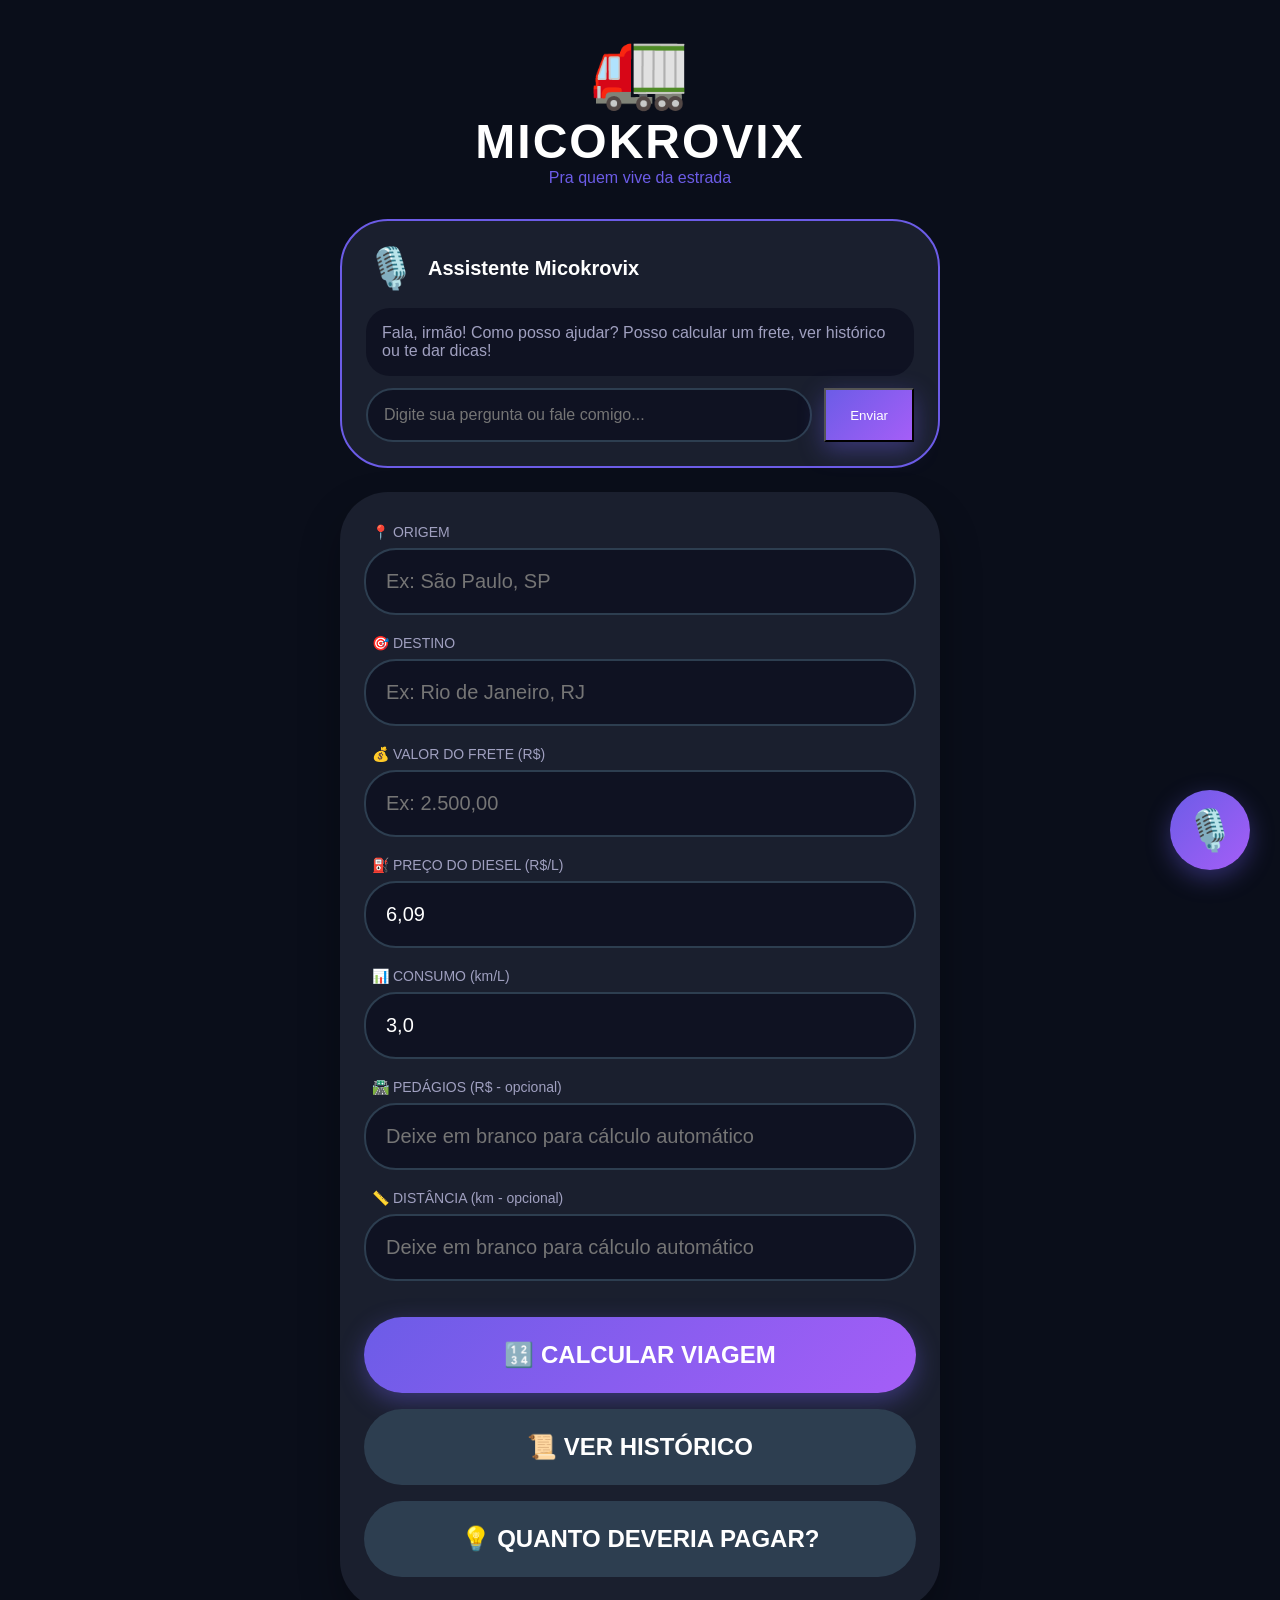
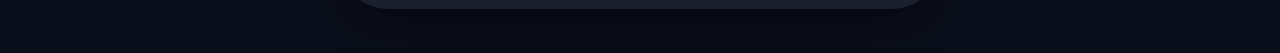
<file: templates/calculadora.html>
<!DOCTYPE html>
<html lang="pt-br">
<head>
    <meta charset="UTF-8">
    <meta name="viewport" content="width=device-width, initial-scale=1.0, user-scalable=yes">
    <title>Micokrovix - Assistente de Frete</title>
    <style>
        * { margin: 0; padding: 0; box-sizing: border-box; }
        body { background: #0a0e1a; font-family: -apple-system, BlinkMacSystemFont, 'Segoe UI', Roboto, sans-serif; padding: 20px; min-height: 100vh; }
        .container { max-width: 600px; margin: 0 auto; }
        .header { text-align: center; margin-bottom: 32px; }
        .logo { font-size: 80px; animation: bounce 2s infinite; }
        @keyframes bounce { 0%, 100% { transform: translateY(0); } 50% { transform: translateY(-10px); } }
        h1 { color: white; font-size: 48px; letter-spacing: 2px; }
        .sub { color: #6c5ce7; font-size: 16px; }
        .card { background: #1a1f2e; border-radius: 48px; padding: 32px 24px; margin-bottom: 24px; box-shadow: 0 20px 40px rgba(0,0,0,0.3); }
        .input-group { margin-bottom: 20px; }
        label { display: block; color: #a0a0c0; font-size: 14px; margin-bottom: 8px; margin-left: 8px; }
        input { width: 100%; padding: 20px; font-size: 20px; background: #0f1222; border: 2px solid #2d3e50; border-radius: 32px; color: white; transition: all 0.3s; }
        input:focus { outline: none; border-color: #6c5ce7; background: #1a1f2e; }
        .btn { width: 100%; padding: 24px; font-size: 24px; font-weight: bold; border: none; border-radius: 48px; cursor: pointer; transition: transform 0.1s; margin-top: 16px; }
        .btn:active { transform: scale(0.98); }
        .btn-primary { background: linear-gradient(135deg, #6c5ce7, #a55ef7); color: white; box-shadow: 0 8px 24px rgba(108,92,231,0.4); }
        .btn-secondary { background: #2d3e50; color: white; }
        .result-card { background: linear-gradient(135deg, #1a1f2e, #0f1222); border-radius: 48px; padding: 32px; margin-bottom: 24px; border: 1px solid #2d3e50; }
        .profit-value { font-size: 64px; font-weight: bold; text-align: center; margin: 16px 0; }
        .profit-positive { color: #00b894; }
        .profit-negative { color: #d63031; }
        .status-badge { padding: 20px; border-radius: 48px; text-align: center; font-size: 24px; font-weight: bold; margin: 16px 0; }
        .status-good { background: #00b894; color: white; }
        .status-medium { background: #fdcb6e; color: #2d3436; }
        .status-bad { background: #d63031; color: white; }
        .detail-row { display: flex; justify-content: space-between; padding: 12px 0; border-bottom: 1px solid #2d3e50; color: #a0a0c0; }
        .detail-value { color: white; font-weight: bold; }
        .voice-button { position: fixed; bottom: 30px; right: 30px; width: 80px; height: 80px; background: linear-gradient(135deg, #6c5ce7, #a55ef7); border-radius: 50%; display: flex; align-items: center; justify-content: center; font-size: 40px; box-shadow: 0 8px 24px rgba(108,92,231,0.4); cursor: pointer; transition: transform 0.2s; z-index: 1000; }
        .voice-button:active { transform: scale(0.95); }
        .assistant-panel { background: #1a1f2e; border-radius: 48px; padding: 24px; margin-bottom: 24px; border: 2px solid #6c5ce7; }
        .assistant-header { display: flex; align-items: center; gap: 12px; margin-bottom: 16px; }
        .assistant-avatar { font-size: 40px; }
        .assistant-name { color: white; font-size: 20px; font-weight: bold; }
        .assistant-message { background: #0f1222; border-radius: 24px; padding: 16px; color: #a0a0c0; margin-bottom: 12px; font-size: 16px; }
        .assistant-input { display: flex; gap: 12px; }
        .assistant-input input { flex: 1; padding: 16px; font-size: 16px; margin: 0; }
        .assistant-input button { width: auto; padding: 16px 24px; margin: 0; }
        .loading { display: inline-block; width: 24px; height: 24px; border: 3px solid rgba(255,255,255,0.3); border-radius: 50%; border-top-color: white; animation: spin 1s ease-in-out infinite; }
        @keyframes spin { to { transform: rotate(360deg); } }
        @media (max-width: 600px) {
            body { padding: 12px; }
            .profit-value { font-size: 44px; }
            .btn { font-size: 20px; padding: 20px; }
            input { font-size: 18px; padding: 16px; }
            .voice-button { width: 60px; height: 60px; font-size: 30px; bottom: 20px; right: 20px; }
        }
    </style>
</head>
<body>
    <div class="container">
        <div class="header">
            <div class="logo">🚛</div>
            <h1>MICOKROVIX</h1>
            <div class="sub">Pra quem vive da estrada</div>
        </div>
        
        <!-- PAINEL DA ASSISTENTE IA -->
        <div class="assistant-panel" id="assistantPanel">
            <div class="assistant-header">
                <div class="assistant-avatar">🎙️</div>
                <div class="assistant-name">Assistente Micokrovix</div>
            </div>
            <div class="assistant-message" id="assistantMessage">
                Fala, irmão! Como posso ajudar? Posso calcular um frete, ver histórico ou te dar dicas!
            </div>
            <div class="assistant-input">
                <input type="text" id="assistantInput" placeholder="Digite sua pergunta ou fale comigo...">
                <button class="btn-primary" onclick="sendAssistantMessage()" style="padding: 16px 24px;">Enviar</button>
            </div>
        </div>
        
        <!-- FORMULÁRIO -->
        <div class="card">
            <div class="input-group">
                <label>📍 ORIGEM</label>
                <input type="text" id="origem" placeholder="Ex: São Paulo, SP" autocomplete="off">
            </div>
            <div class="input-group">
                <label>🎯 DESTINO</label>
                <input type="text" id="destino" placeholder="Ex: Rio de Janeiro, RJ" autocomplete="off">
            </div>
            <div class="input-group">
                <label>💰 VALOR DO FRETE (R$)</label>
                <input type="text" id="valor_frete" placeholder="Ex: 2.500,00">
            </div>
            <div class="input-group">
                <label>⛽ PREÇO DO DIESEL (R$/L)</label>
                <input type="text" id="preco_diesel" value="6,09">
            </div>
            <div class="input-group">
                <label>📊 CONSUMO (km/L)</label>
                <input type="text" id="consumo" value="3,0">
            </div>
            <div class="input-group">
                <label>🛣️ PEDÁGIOS (R$ - opcional)</label>
                <input type="text" id="pedagio" placeholder="Deixe em branco para cálculo automático">
            </div>
            <div class="input-group">
                <label>📏 DISTÂNCIA (km - opcional)</label>
                <input type="text" id="distancia" placeholder="Deixe em branco para cálculo automático">
            </div>
            
            <button class="btn btn-primary" onclick="calculateTrip()" id="calcBtn">
                🔢 CALCULAR VIAGEM
            </button>
            <button class="btn btn-secondary" onclick="showHistory()">
                📜 VER HISTÓRICO
            </button>
            <button class="btn btn-secondary" onclick="checkFairPrice()">
                💡 QUANTO DEVERIA PAGAR?
            </button>
        </div>
        
        <div id="resultado"></div>
        <div id="historico"></div>
    </div>
    
    <div class="voice-button" onclick="startVoice()">
        🎙️
    </div>
    
    <script>
        const API_URL = window.location.origin;
        let vozAtual = null;
        
        // =========================
        // FUNÇÃO PARA FALAR EM VOZ ALTA (COM VOZ NATURAL DO CHROME)
        // =========================
        function speak(text) {
            if (!('speechSynthesis' in window)) {
                console.log('Voz não suportada');
                return;
            }
            
            // Cancelar qualquer fala anterior
            window.speechSynthesis.cancel();
            
            // Esperar vozes carregarem
            const trySpeak = () => {
                const utterance = new SpeechSynthesisUtterance(text);
                utterance.lang = 'pt-BR';
                utterance.rate = 0.85;  // Mais natural
                utterance.pitch = 1.0;
                
                // Tentar pegar voz feminina natural do Google
                const voices = window.speechSynthesis.getVoices();
                const ptVoice = voices.find(v => v.lang === 'pt-BR' && (v.name.includes('Google') || v.name.includes('Natural')));
                if (ptVoice) {
                    utterance.voice = ptVoice;
                }
                
                window.speechSynthesis.speak(utterance);
            };
            
            // Se vozes já carregaram, fala direto
            if (window.speechSynthesis.getVoices().length > 0) {
                trySpeak();
            } else {
                // Aguarda carregar as vozes
                window.speechSynthesis.onvoiceschanged = trySpeak;
            }
        }
        
        // =========================
        // ATUALIZAR MENSAGEM DA ASSISTENTE
        // =========================
        function updateAssistantMessage(text, speakIt = true) {
            const msgDiv = document.getElementById('assistantMessage');
            msgDiv.innerHTML = text;
            if (speakIt) {
                speak(text);
            }
        }
        
        // =========================
        // ENVIAR MENSAGEM DIGITADA
        // =========================
        async function sendAssistantMessage() {
            const input = document.getElementById('assistantInput');
            const msg = input.value.trim();
            if (!msg) return;
            
            updateAssistantMessage(`🎤 Você: ${msg}`, false);
            input.value = '';
            
            await processCommand(msg);
        }
        
        // =========================
        // PROCESSAR COMANDO DE VOZ/TEXTO
        // =========================
        async function processCommand(text) {
            const lowerText = text.toLowerCase();
            
            // Verificar se quer calcular
            if (lowerText.includes('calcular') || lowerText.includes('frete') || lowerText.includes('nova viagem')) {
                const origem = document.getElementById('origem').value;
                const destino = document.getElementById('destino').value;
                
                if (!origem || !destino) {
                    updateAssistantMessage('Fala a origem e o destino primeiro, irmão! Depois me fala o valor do frete.');
                } else {
                    updateAssistantMessage(`Vamos calcular de ${origem} para ${destino}. Qual o valor do frete, irmão?`);
                }
                return;
            }
            
            // Verificar se é um número (valor do frete)
            const numberMatch = text.match(/(\d+[.,]?\d*)/);
            if (numberMatch && !lowerText.includes('histórico') && !lowerText.includes('preço') && !lowerText.includes('mostrar')) {
                const valor = numberMatch[0].replace(',', '.');
                document.getElementById('valor_frete').value = valor;
                updateAssistantMessage(`Recebi o valor R$ ${valor}. Vou calcular agora!`);
                setTimeout(() => calculateTrip(), 500);
                return;
            }
            
            // Histórico
            if (lowerText.includes('histórico') || lowerText.includes('ultimas') || lowerText.includes('mostrar viagens')) {
                updateAssistantMessage('Buscando suas últimas viagens...');
                showHistory();
                return;
            }
            
            // Preço justo
            if (lowerText.includes('preço justo') || lowerText.includes('quanto paga') || lowerText.includes('média')) {
                const origem = document.getElementById('origem').value;
                const destino = document.getElementById('destino').value;
                if (origem && destino) {
                    updateAssistantMessage(`Consultando o preço justo para ${origem} até ${destino}...`);
                    checkFairPrice();
                } else {
                    updateAssistantMessage('Primeiro me fala a origem e o destino, irmão!');
                }
                return;
            }
            
            // Ajuda
            if (lowerText.includes('ajuda') || lowerText.includes('como funciona') || lowerText.includes('o que você faz')) {
                updateAssistantMessage('Fala "calcular" pra começar um novo frete, "histórico" pra ver suas viagens ou "preço justo" pra saber a média da rota. Pode falar o valor do frete que eu calculo na hora! Também calculo pedágio automaticamente!');
                return;
            }
            
            // Saudação
            if (lowerText.includes('olá') || lowerText.includes('oi') || lowerText.includes('bom dia') || lowerText.includes('boa tarde')) {
                updateAssistantMessage('Olá, irmão! Tudo bem? Como posso ajudar você hoje?');
                return;
            }
            
            // Resposta padrão
            updateAssistantMessage(`Entendi "${text}". Fala "calcular", "histórico", "preço justo" ou me dá o valor do frete que eu calculo na hora!`);
        }
        
        // =========================
        // FUNÇÃO PRINCIPAL DE CÁLCULO
        // =========================
        async function calculateTrip() {
            const btn = document.getElementById('calcBtn');
            const originalText = btn.innerHTML;
            btn.innerHTML = '<span class="loading"></span> CALCULANDO...';
            btn.disabled = true;
            
            try {
                const data = {
                    origem: document.getElementById('origem').value,
                    destino: document.getElementById('destino').value,
                    distancia: parseFloat(document.getElementById('distancia').value.replace(',', '.')) || 0,
                    valor_frete: document.getElementById('valor_frete').value,
                    consumo: parseFloat(document.getElementById('consumo').value.replace(',', '.')),
                    preco_diesel: document.getElementById('preco_diesel').value,
                    pedagio: document.getElementById('pedagio').value.replace(',', '.') || 0
                };
                
                if (!data.origem || !data.destino || !data.valor_frete) {
                    alert('Preencha origem, destino e valor do frete, irmão!');
                    return;
                }
                
                const response = await fetch(API_URL + '/api/calculate', {
                    method: 'POST',
                    headers: { 'Content-Type': 'application/json' },
                    body: JSON.stringify(data)
                });
                
                const r = await response.json();
                displayResult(r);
                
                // Falar o resultado em voz alta de forma mais natural
                const profitText = r.lucro >= 0 ? `lucro de ${formatCurrency(r.lucro)}` : `prejuízo de ${formatCurrency(Math.abs(r.lucro))}`;
                const pedagioText = r.pedagio > 0 ? `com pedágio de ${formatCurrency(r.pedagio)}` : 'sem pedágio';
                speak(`Viagem calculada, irmão! Distância ${r.distancia} quilômetros. Custo total ${formatCurrency(r.custo_total)}. ${profitText}. Margem de ${r.margem} por cento. ${r.mensagem}`);
                
            } catch (error) {
                alert('Erro ao calcular. Tenta de novo, irmão!');
            } finally {
                btn.innerHTML = originalText;
                btn.disabled = false;
            }
        }
        
        function formatCurrency(value) {
            return new Intl.NumberFormat('pt-BR', { style: 'currency', currency: 'BRL' }).format(value);
        }
        
        function displayResult(r) {
            const profitClass = r.lucro >= 0 ? 'profit-positive' : 'profit-negative';
            const profitSign = r.lucro >= 0 ? '+' : '';
            
            let statusClass = '';
            if (r.status_class === 'good') statusClass = 'status-good';
            else if (r.status_class === 'medium') statusClass = 'status-medium';
            else statusClass = 'status-bad';
            
            document.getElementById('resultado').innerHTML = `
                <div class="result-card">
                    <div class="profit-value ${profitClass}">
                        ${profitSign}${formatCurrency(Math.abs(r.lucro))}
                    </div>
                    <div class="status-badge ${statusClass}">
                        ${r.status}
                    </div>
                    <div style="text-align: center; color: #a0a0c0; margin-bottom: 24px;">
                        ${r.mensagem}
                    </div>
                    <div class="detail-row">
                        <span>📏 Distância</span>
                        <span class="detail-value">${r.distancia} km</span>
                    </div>
                    <div class="detail-row">
                        <span>⛽ Combustível</span>
                        <span class="detail-value">${formatCurrency(r.combustivel)}</span>
                    </div>
                    <div class="detail-row">
                        <span>🔧 Manutenção (R$0,35/km)</span>
                        <span class="detail-value">${formatCurrency(r.manutencao)}</span>
                    </div>
                    <div class="detail-row">
                        <span>🛣️ Pedágios</span>
                        <span class="detail-value">${formatCurrency(r.pedagio)}</span>
                    </div>
                    <div class="detail-row">
                        <span>💰 Custo Total</span>
                        <span class="detail-value">${formatCurrency(r.custo_total)}</span>
                    </div>
                    <div class="detail-row">
                        <span>📈 Margem de Lucro</span>
                        <span class="detail-value">${r.margem}%</span>
                    </div>
                    <div class="detail-row">
                        <span>💡 Lucro por km</span>
                        <span class="detail-value">${formatCurrency(r.lucro / r.distancia)}/km</span>
                    </div>
                    ${r.rodovia ? `<div class="detail-row"><span>🛣️ Rota</span><span class="detail-value">${r.rodovia}</span></div>` : ''}
                </div>
            `;
            
            document.getElementById('resultado').scrollIntoView({ behavior: 'smooth' });
        }
        
        async function showHistory() {
            const historyDiv = document.getElementById('historico');
            historyDiv.innerHTML = '<div class="card" style="text-align:center">📜 Carregando histórico...</div>';
            
            try {
                const response = await fetch(API_URL + '/api/history');
                const trips = await response.json();
                
                if (trips.length === 0) {
                    historyDiv.innerHTML = '<div class="card" style="text-align:center">📭 Nenhuma viagem calculada ainda, irmão!</div>';
                    speak('Você ainda não tem nenhuma viagem no histórico. Faz um cálculo primeiro!');
                    return;
                }
                
                let html = '<div class="card"><h3 style="color:white; margin-bottom:20px;">📜 ÚLTIMAS VIAGENS</h3>';
                for (const t of trips.slice(0,5)) {
                    const profitClass = t.lucro >= 0 ? 'profit-positive' : 'profit-negative';
                    const date = new Date(t.data).toLocaleDateString('pt-BR');
                    html += `
                        <div class="history-item" style="background:#0f1222; border-radius:32px; padding:16px; margin-bottom:12px;">
                            <div style="display: flex; justify-content: space-between;">
                                <strong style="color:white;">${t.origem} → ${t.destino}</strong>
                                <span class="${profitClass}">${formatCurrency(t.lucro)}</span>
                            </div>
                            <div style="display: flex; justify-content: space-between; margin-top: 8px;">
                                <span style="color:#a0a0c0;">📏 ${t.distancia} km</span>
                                <span style="color:#a0a0c0;">📈 ${t.margem}%</span>
                                <span style="color:#6c5ce7;">${date}</span>
                            </div>
                            ${t.rodovia ? `<div style="margin-top: 8px;"><span style="color:#6c5ce7;">🛣️ ${t.rodovia}</span></div>` : ''}
                        </div>
                    `;
                }
                html += '</div>';
                historyDiv.innerHTML = html;
                speak(`Aqui estão suas últimas ${trips.slice(0,5).length} viagens.`);
                
            } catch (error) {
                historyDiv.innerHTML = '<div class="card" style="text-align:center">❌ Erro ao carregar histórico</div>';
            }
        }
        
        async function checkFairPrice() {
            const origem = document.getElementById('origem').value;
            const destino = document.getElementById('destino').value;
            
            if (!origem || !destino) {
                alert('Digite origem e destino primeiro, irmão!');
                return;
            }
            
            try {
                const response = await fetch(API_URL + '/api/fair_price', {
                    method: 'POST',
                    headers: { 'Content-Type': 'application/json' },
                    body: JSON.stringify({ origem, destino })
                });
                const data = await response.json();
                
                if (data.avg_price) {
                    const msg = `Na média, essa rota paga ${formatCurrency(data.avg_price)}. Lucro médio de ${formatCurrency(data.avg_profit)} e margem de ${data.avg_margin} por cento.`;
                    updateAssistantMessage(msg);
                } else {
                    updateAssistantMessage(data.message);
                }
            } catch (error) {
                alert('Erro ao consultar preço justo');
            }
        }
        
        // =========================
        // COMANDO DE VOZ
        // =========================
        function startVoice() {
            if ('webkitSpeechRecognition' in window || 'SpeechRecognition' in window) {
                const SpeechRecognition = window.webkitSpeechRecognition || window.SpeechRecognition;
                const recognition = new SpeechRecognition();
                recognition.lang = 'pt-BR';
                recognition.interimResults = false;
                recognition.start();
                
                recognition.onstart = () => {
                    const voiceBtn = document.querySelector('.voice-button');
                    voiceBtn.style.transform = 'scale(1.1)';
                    voiceBtn.style.boxShadow = '0 0 30px rgba(108,92,231,0.8)';
                    updateAssistantMessage('🎤 Ouvindo... Fala, irmão!', false);
                };
                
                recognition.onresult = (event) => {
                    const text = event.results[0][0].transcript;
                    updateAssistantMessage(`🎤 Você disse: "${text}"`, false);
                    processCommand(text);
                };
                
                recognition.onend = () => {
                    const voiceBtn = document.querySelector('.voice-button');
                    voiceBtn.style.transform = 'scale(1)';
                    voiceBtn.style.boxShadow = '';
                };
                
                recognition.onerror = (event) => {
                    console.log('Erro de voz:', event.error);
                    updateAssistantMessage('Não entendi, irmão! Fala de novo ou digita aí.', false);
                };
            } else {
                alert('Seu navegador não suporta voz, irmão! Usa o Chrome que funciona!');
            }
        }
        
        // Carregar vozes do Chrome
        window.speechSynthesis.onvoiceschanged = () => {
            console.log('Vozes carregadas');
        };
        
        // Enter no input da assistente
        document.getElementById('assistantInput').addEventListener('keypress', function(e) {
            if (e.key === 'Enter') sendAssistantMessage();
        });
        
        // Enter no formulário principal
        document.addEventListener('keypress', function(e) {
            if (e.key === 'Enter' && document.activeElement.tagName !== 'INPUT' && document.activeElement.id !== 'assistantInput') {
                calculateTrip();
            }
        });
    </script>
</body>
</html>
</file>
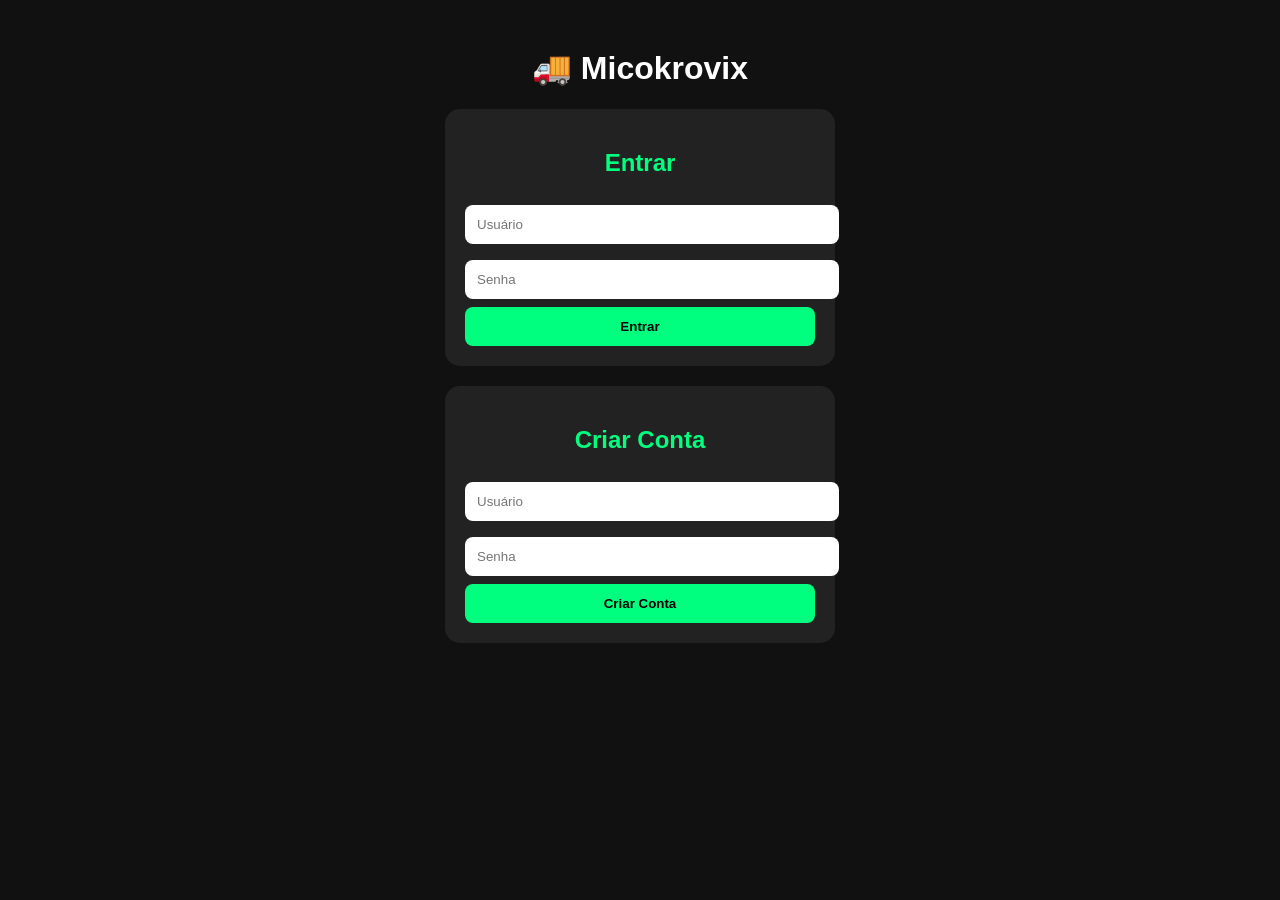
<file: templates/login.html>
<!DOCTYPE html>
<html lang="pt">
<head>
    <meta charset="UTF-8">
    <title>Micokrovix</title>
    <style>
        body { background: #111; color: white; font-family: Arial; text-align: center; padding: 20px; }
        .card { background: #222; margin: 20px auto; padding: 20px; border-radius: 15px; max-width: 350px; }
        input { width: 100%; padding: 12px; margin: 8px 0; border-radius: 8px; border: none; }
        button { width: 100%; padding: 12px; background: #00ff7f; color: black; font-weight: bold; border: none; border-radius: 8px; }
        h2 { color: #00ff7f; }
    </style>
</head>
<body>
    <h1>🚚 Micokrovix</h1>

    <!-- Formulário de Entrar -->
    <div class="card">
        <h2>Entrar</h2>
        <form action="/login" method="POST">
            <input type="text" name="username" placeholder="Usuário" required>
            <input type="password" name="senha" placeholder="Senha" required>
            <button type="submit">Entrar</button>
        </form>
    </div>

    <!-- Formulário de Criar Conta -->
    <div class="card">
        <h2>Criar Conta</h2>
        <form action="/registrar" method="POST">
            <input type="text" name="username" placeholder="Usuário" required>
            <input type="password" name="senha" placeholder="Senha" required>
            <button type="submit">Criar Conta</button>
        </form>
    </div>
</body>
</html>
</file>
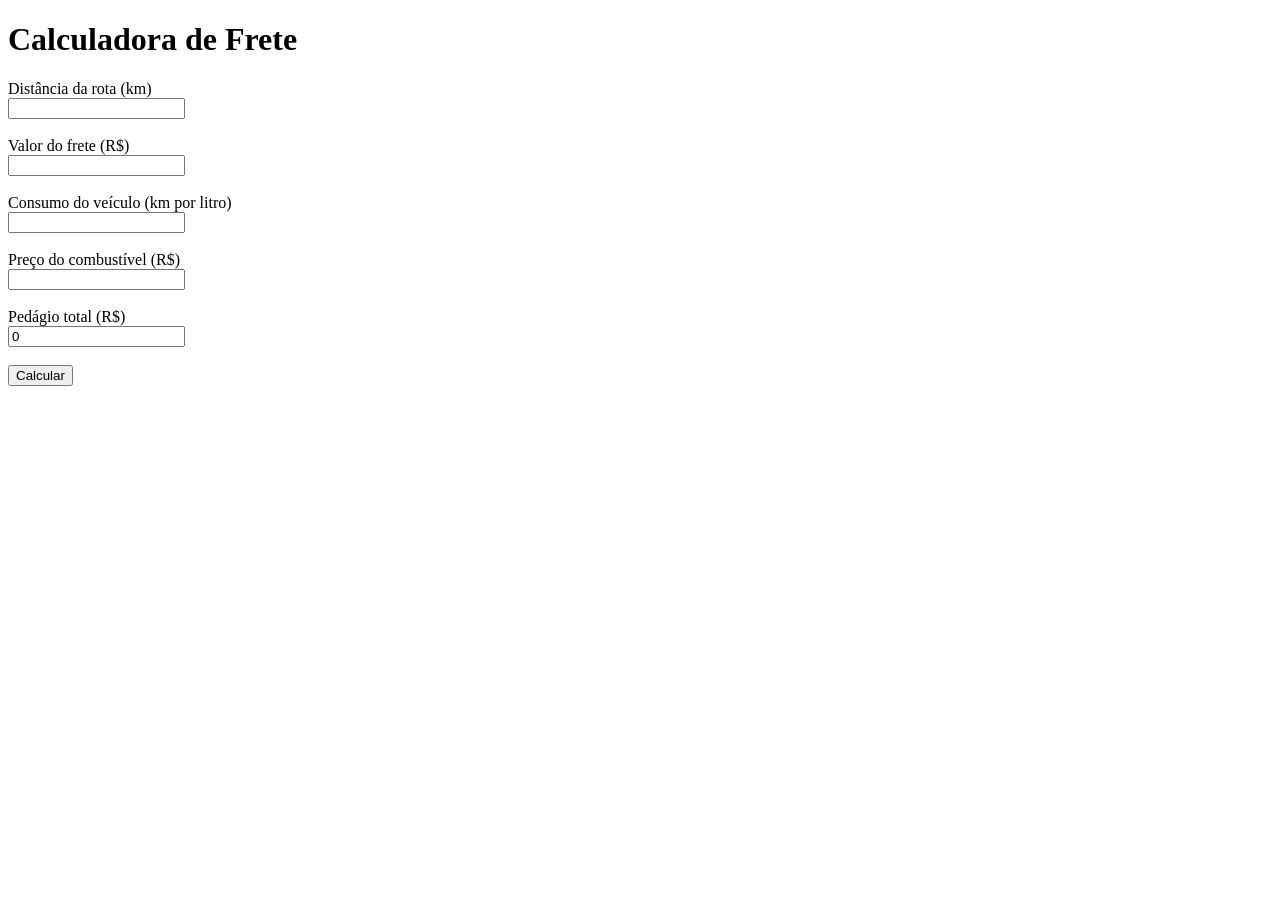
<file: backend/templates/calculadora.html>
<!DOCTYPE html>
<html>
<head>
<title>Calculadora Micokrovix</title>
</head>

<body>

<h1>Calculadora de Frete</h1>

<form method="POST">

<label>Distância da rota (km)</label><br>
<input type="number" step="0.1" name="km" required><br><br>

<label>Valor do frete (R$)</label><br>
<input type="number" step="0.01" name="valor_frete" required><br><br>

<label>Consumo do veículo (km por litro)</label><br>
<input type="number" step="0.1" name="consumo" required><br><br>

<label>Preço do combustível (R$)</label><br>
<input type="number" step="0.01" name="preco_combustivel" required><br><br>

<label>Pedágio total (R$)</label><br>
<input type="number" step="0.01" name="pedagio" value="0"><br><br>

<button type="submit">Calcular</button>

</form>

</body>
</html>
</file>
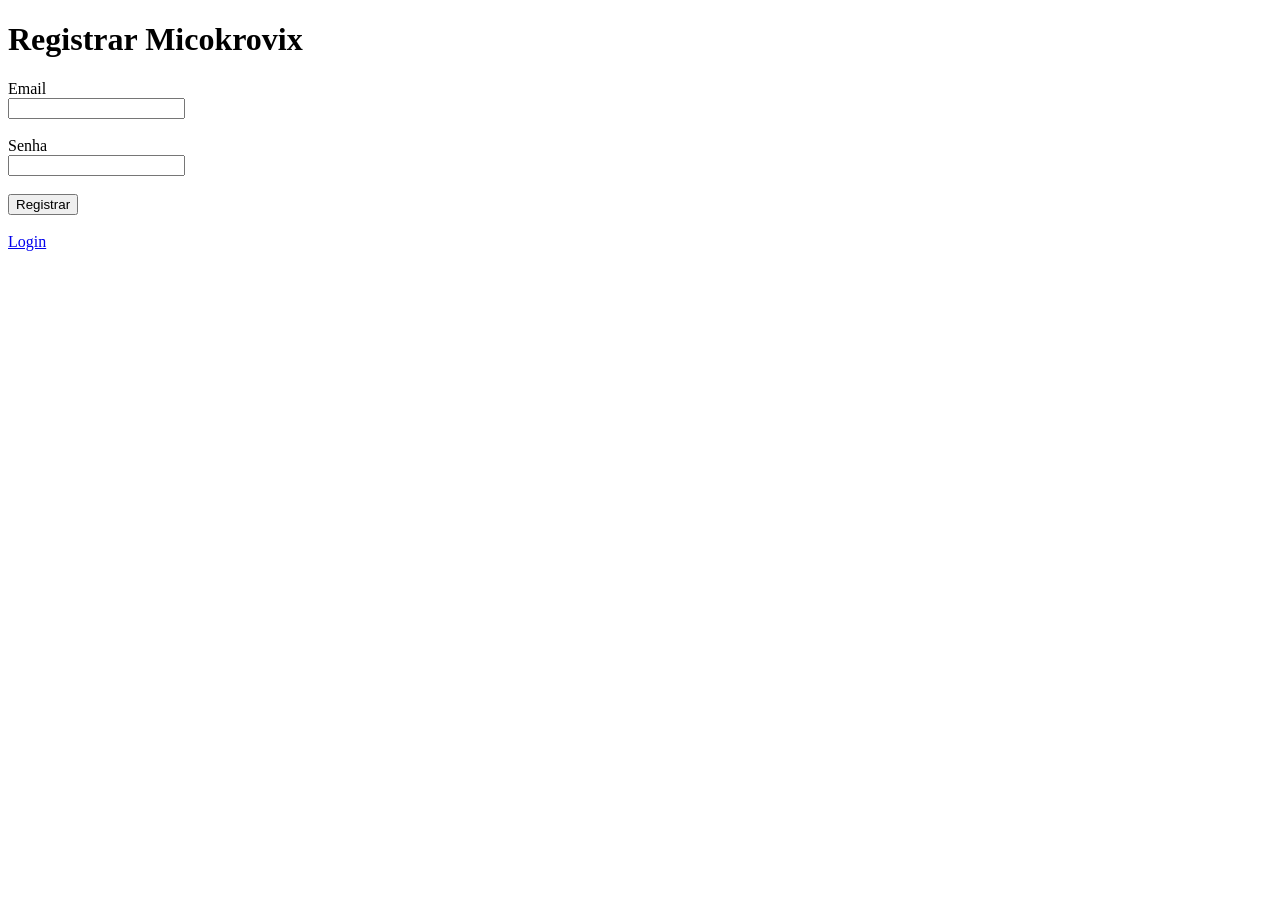
<file: backend/templates/register.html>
<!DOCTYPE html>
<html>
<head>
<meta charset="UTF-8">
<title>Registrar Micokrovix</title>
</head>

<body>

<h1>Registrar Micokrovix</h1>

<form method="POST">

<label>Email</label><br>
<input type="text" name="email"><br><br>

<label>Senha</label><br>
<input type="password" name="senha"><br><br>

<button type="submit">Registrar</button>

</form>

<br>

<a href="/">Login</a>

</body>
</html>
</file>
